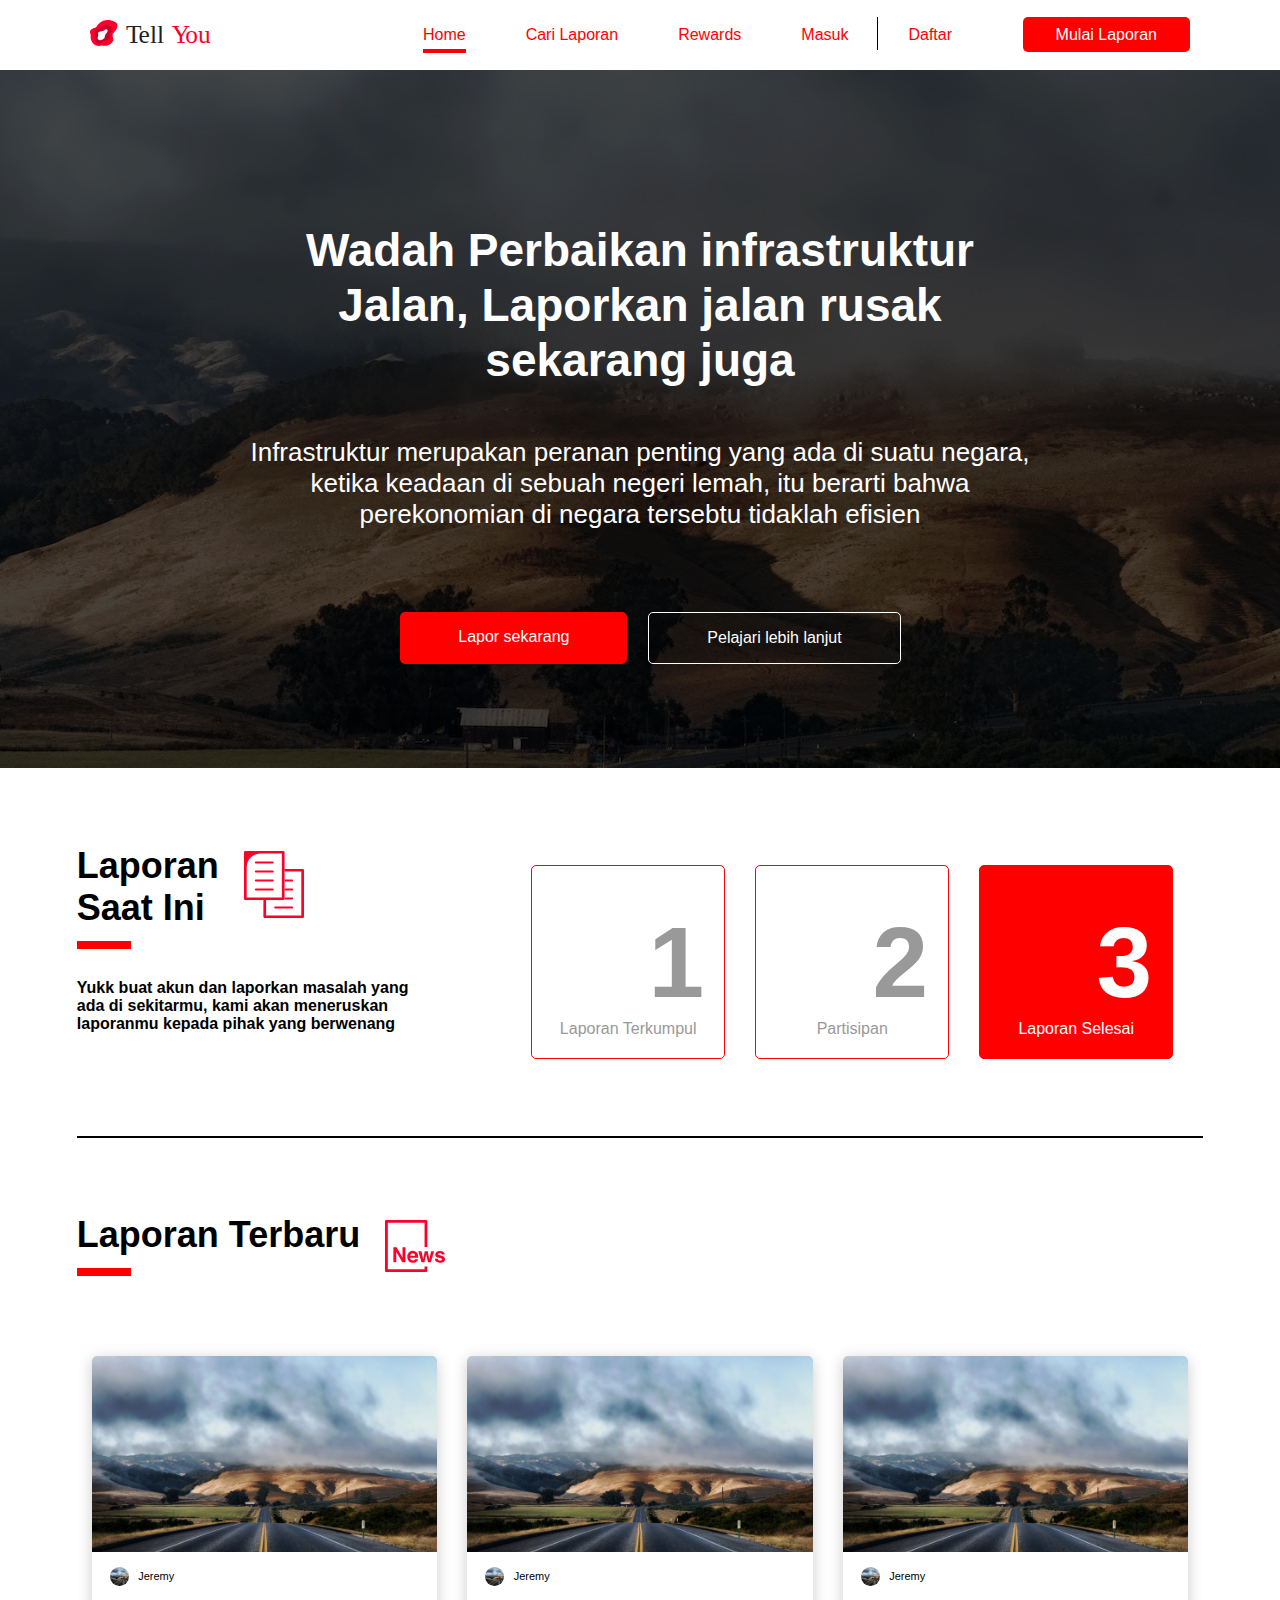
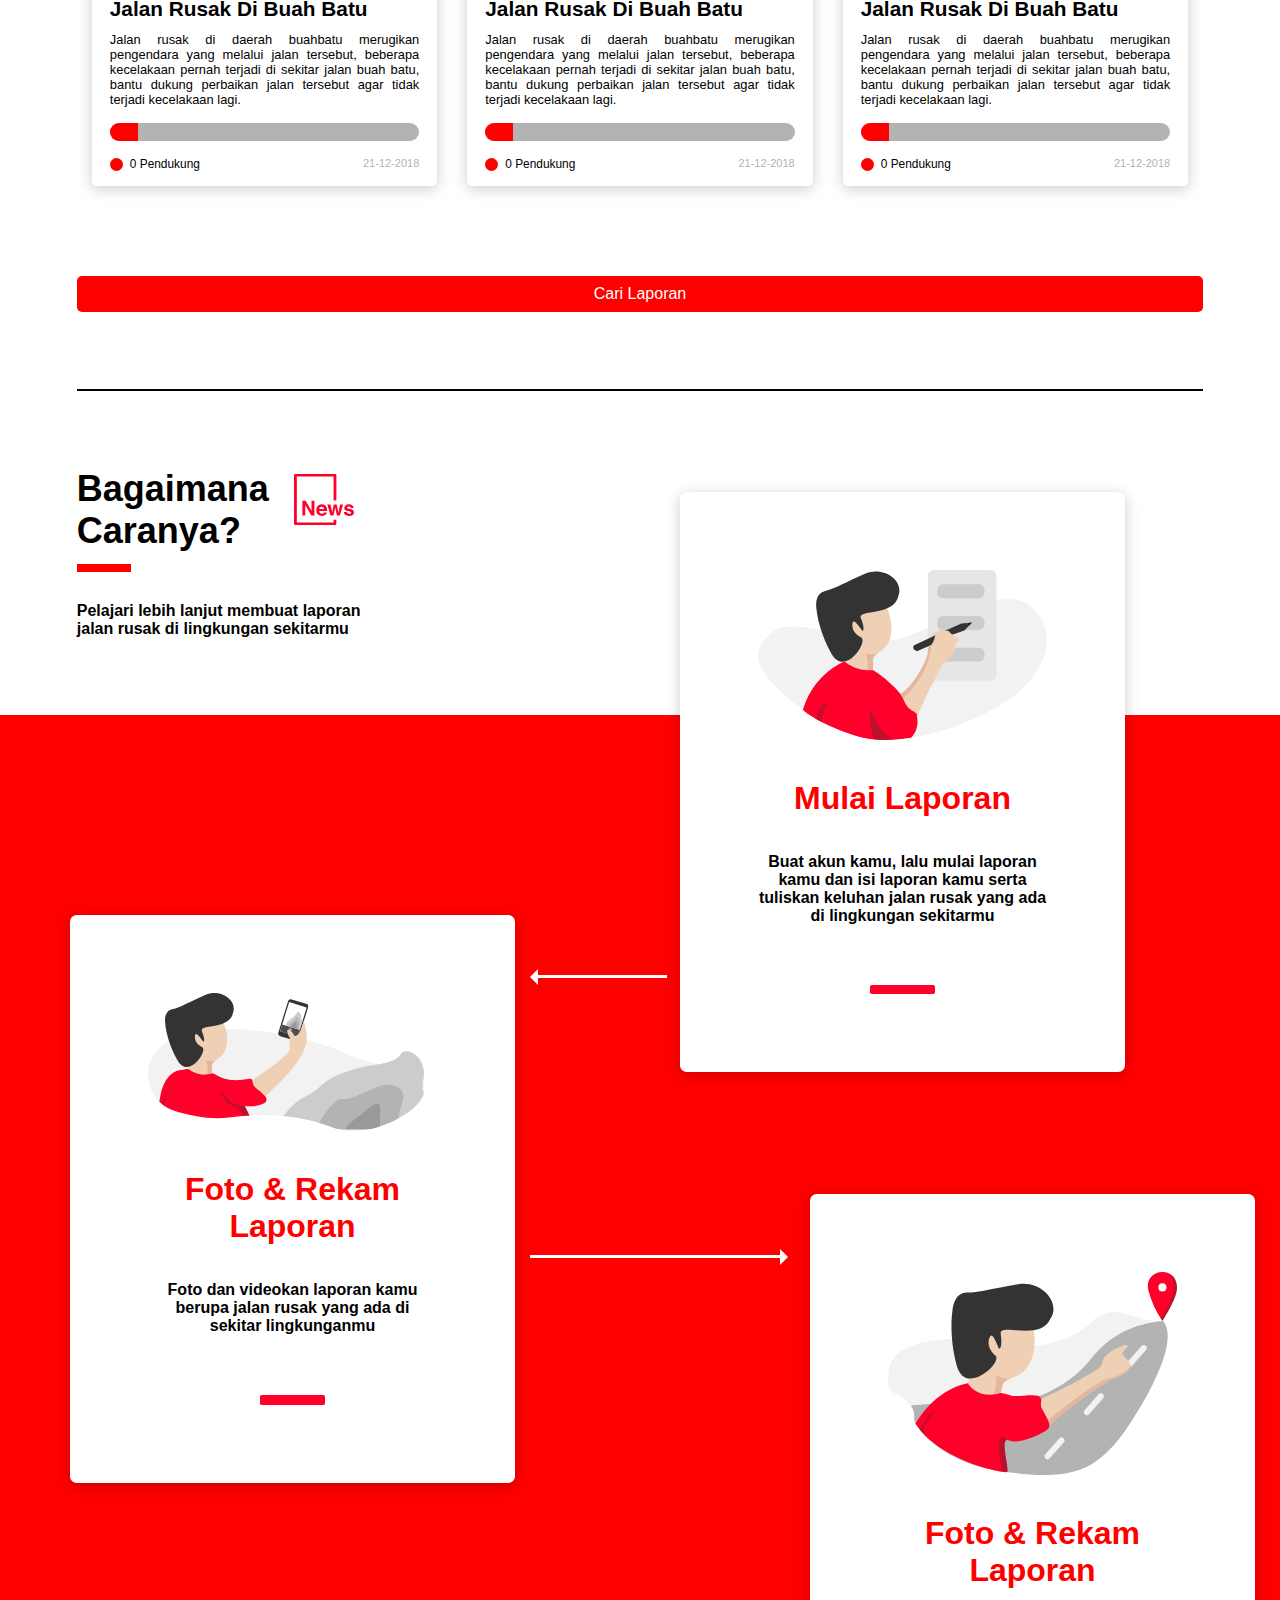
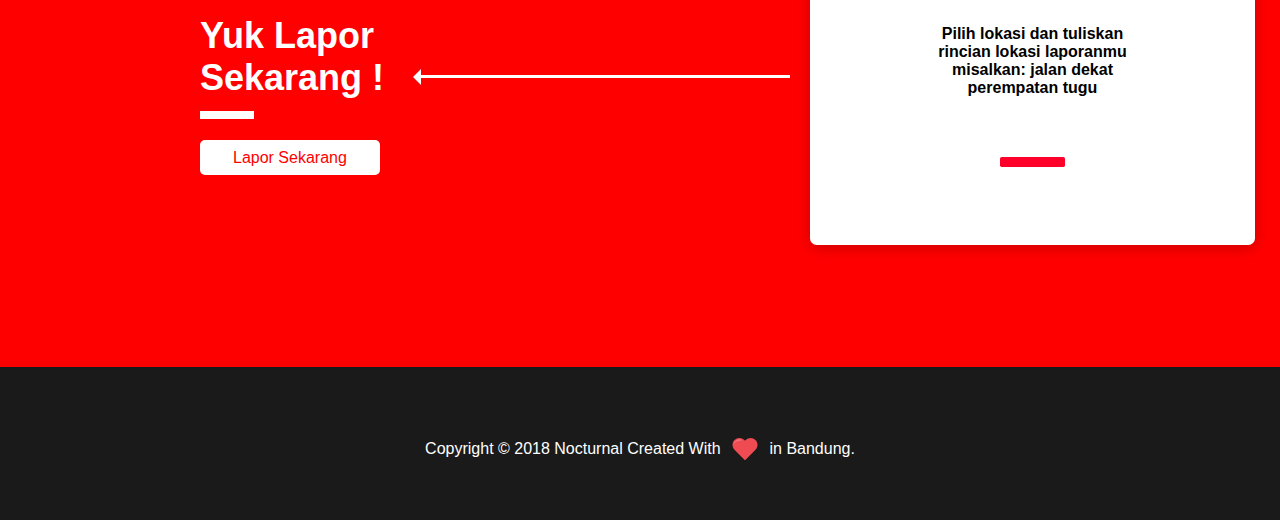
<file: index.html>
<!DOCTYPE html>
<html>
<link rel="stylesheet" type="text/css" href="main.css">
<meta name="viewport" content="width=device-width, initial-scale=1.0">
<head>
	<title></title>
</head>
<body>
	<div class="modal fade" id="signin-modal" tabindex="-1" role="dialog" aria-labelledby="exampleModalLabel" aria-hidden="true">
  <div class="modal-dialog" role="document">
    <div class="modal-content">
      <div class="modal-header">
        <h5 class="modal-title" id="exampleModalLabel">Sign-in Account</h5>
        <button type="button" class="close" data-dismiss="modal" aria-label="Close">
          <span aria-hidden="true">&times;</span>
        </button>
      </div>
      <div class="modal-body">
         <form>
         	<div style="width: 95%">
         		<div class="form-group">
         			<input type="" class="form-control" name="" placeholder="Email">
         		</div>
         		<div class="form-group">
	         		<input type="" class="form-control" placeholder="Password">
         		</div>
         		<div class="login-facebook-block">LOGIN DENGAN FACEBOOK</div>
         	</div>
        </form>
      </div>
      <div class="modal-footer">
        <button type="button" class="btn btn-secondary" data-dismiss="modal">Close</button>
        <button type="button" class="btn btn-primary">Save changes</button>
      </div>
    </div>
  </div>
</div>
<div class="modal fade" id="signup-modal" tabindex="-1" role="dialog" aria-labelledby="exampleModalLabel" aria-hidden="true">
  <div class="modal-dialog" role="document">
    <div class="modal-content">
      <div class="modal-header">
        <h5 class="modal-title" id="exampleModalLabel">Register Account</h5>
        <button type="button" class="close" data-dismiss="modal" aria-label="Close">
          <span aria-hidden="true">&times;</span>
        </button>
      </div>
      <div class="modal-body">
         <form>
         	<div style="width: 95%">
         		<div class="form-group">
         			<input type="" class="form-control" name="" placeholder="Nama Lengkap">
         		</div>
         		<div class="form-group">
         			<input type="" class="form-control" name="" placeholder="Email">
         		</div>
         		<div class="form-group">
	         		<input type="" class="form-control" placeholder="Password">
         		</div>
         	</div>
        </form>
      </div>
      <div class="modal-footer">
        <button type="button" class="btn btn-secondary" data-dismiss="modal">Close</button>
        <button type="button" class="btn btn-primary">Register</button>
      </div>
    </div>
  </div>
</div>

	<nav class="navbar">
		<ul>
			<li class="logo"><img src="icons/logo.svg"></li>
			<li class="navbar-toggler">
				<div class="bars">
					<div></div>
					<div></div>
					<div></div>
				</div>
			</li>
		</ul>
		<ul>	
			<li><a href="" class="active">Home</a></li>
			<li><a href="">Cari Laporan</a></li>
			<li><a href="">Rewards</a></li>
		</ul>
		<ul>
			<li class="signin"><a id="signin" href="" data-toggle="modal" data-target="#signin-modal">Masuk</a></li>
			<li class="signup"><a id="signup" href="" data-toggle="modal" data-target="#signup-modal">Daftar</a></li>
			<li><a href="" class="btn btn-primary">Mulai Laporan</a></li>
		</ul>
	</nav>
	<div class="head">
		<div class="text">
			<p class="text-big">Wadah Perbaikan infrastruktur Jalan, Laporkan jalan rusak sekarang juga</p>
			<p>Infrastruktur merupakan peranan penting yang ada di suatu negara, ketika keadaan di sebuah negeri lemah, itu berarti bahwa perekonomian di negara tersebtu tidaklah efisien</p>
			<div class="action">
				<a href="" class="btn btn-primary">Lapor sekarang</a>
				<a href="" class="btn btn-transparant">Pelajari lebih lanjut</a>
			</div>
		</div>
		<div class="image-wrapper">
			<div class="black"></div>
			<img src="images/image-1.jpg">
		</div>
	</div>
		<div class="report-current container">
			<div class="content">
				<div class="title">
					<div class="text">Laporan<br>Saat Ini</div>
					<div class="icon"><img src="icons/report-current.svg"></div>
				</div>
				<div class="text-bold section-description">
					Yukk buat akun dan laporkan masalah yang <br> 
					ada di sekitarmu, kami akan meneruskan <br>
					laporanmu kepada pihak yang berwenang
				</div>
			</div>
			<div class="boxes">
				<div class="box">
					<div class="number">1</div>
					<div class="text">Laporan Terkumpul</div>
				</div>
				<div class="box">
					<div class="number">2</div>
					<div class="text">Partisipan</div>
				</div>
				<div class="box">
					<div class="number">3</div>
					<div class="text">Laporan Selesai</div>
				</div>
			</div>	
		</div>
		<div class="divider"></div>
		<div class="report-latest container">
			<div class="content">
				<div class="title">
					<div class="text">Laporan Terbaru</div>
					<div class="icon"><img src="icons/report-latest.svg"></div>
				</div>
			</div>
			
			<div class="card-container">
				<div class="card">
					<div class="image-container">
						<img src="images/image-1.jpg">
					</div>
					<div class="content-container">
						<div class="card-profile">
							<div class="card-profile-photo">
								<img src="images/image-1.jpg">
							</div>
							<div class="card-profile-name">Jeremy</div>
						</div>
						<div class="card-title">Jalan Rusak Di Buah Batu</div>
						<div class="card-description">
							Jalan rusak di daerah buahbatu merugikan pengendara yang melalui jalan tersebut, beberapa kecelakaan pernah terjadi di sekitar jalan buah batu, bantu dukung perbaikan jalan tersebut agar tidak terjadi kecelakaan lagi.
						</div>
						<div class="bar">
							<div class="bar-percentages-9"></div>
						</div>
						<div class="card-footer">
							<div class="supporter">0 Pendukung</div>
							<div class="date">21-12-2018</div>
						</div>
					</div>
					<div class="card-read-more">Read More</div>
				</div>
				<div class="card">
					<div class="image-container">
						<img src="images/image-1.jpg">
					</div>
					<div class="content-container">
						<div class="card-profile">
							<div class="card-profile-photo">
								<img src="images/image-1.jpg">
							</div>
							<div class="card-profile-name">Jeremy</div>
						</div>
						<div class="card-title">Jalan Rusak Di Buah Batu</div>
						<div class="card-description">
							Jalan rusak di daerah buahbatu merugikan pengendara yang melalui jalan tersebut, beberapa kecelakaan pernah terjadi di sekitar jalan buah batu, bantu dukung perbaikan jalan tersebut agar tidak terjadi kecelakaan lagi.
						</div>
						<div class="bar">
							<div class="bar-percentages-9"></div>
						</div>
						<div class="card-footer">
							<div class="supporter">0 Pendukung</div>
							<div class="date">21-12-2018</div>
						</div>
					</div>
					<div class="card-read-more">Read More</div>
				</div>
				<div class="card">
					<div class="image-container">
						<img src="images/image-1.jpg">
					</div>
					<div class="content-container">
						<div class="card-profile">
							<div class="card-profile-photo">
								<img src="images/image-1.jpg">
							</div>
							<div class="card-profile-name">Jeremy</div>
						</div>
						<div class="card-title">Jalan Rusak Di Buah Batu</div>
						<div class="card-description">
							Jalan rusak di daerah buahbatu merugikan pengendara yang melalui jalan tersebut, beberapa kecelakaan pernah terjadi di sekitar jalan buah batu, bantu dukung perbaikan jalan tersebut agar tidak terjadi kecelakaan lagi.
						</div>
						<div class="bar">
							<div class="bar-percentages-9"></div>
						</div>
						<div class="card-footer">
							<div class="supporter">0 Pendukung</div>
							<div class="date">21-12-2018</div>
						</div>
					</div>
					<div class="card-read-more">Read More</div>
				</div>
			</div>
			<a href="" class="btn btn-primary btn-block">Cari Laporan</a>
		</div>
		<div class="divider"></div>
	<div class="container">
		<div class="content how-to-title-1">
			<div class="title">
				<div class="text">Bagaimana <br> Caranya?</div>
				<div class="icon"><img src="icons/report-latest.svg"></div>
			</div>
			<div class="text-bold section-description">
				Pelajari lebih lanjut membuat laporan <br> 
				jalan rusak di lingkungan sekitarmu
			</div>
		</div>
	</div>
	<div class="how-to container">
			<div class="content how-to-title-2">
				<div class="title title-2">
					<div class="text">Bagaimana <br> Caranya?</div>
					<div class="icon"><img src="icons/report-latest.svg"></div>
				</div>
			</div>
			<div class="how-to-bar">
				<div></div>
				<div></div>
				<div></div>
			</div>
			<div class="how-to-card how-to-card-1">
				<img class="how-to-card-image" src="images/how-to-report.svg">
				<div class="how-to-card-title">Mulai Laporan</div>
				<div class="how-to-card-description section-description">
					Buat akun kamu, lalu mulai laporan kamu dan isi laporan kamu serta tuliskan keluhan jalan rusak yang ada di lingkungan sekitarmu
				</div>
			</div>
			<div class="arrow arrow-left"></div>
			<div class="how-to-card how-to-card-2">
				<img class="how-to-card-image" src="images/how-to-photo.svg">
				<div class="how-to-card-title">Foto & Rekam Laporan</div>
				<div class="how-to-card-description section-description">Foto dan videokan laporan kamu berupa jalan rusak yang ada di sekitar lingkunganmu</div>
			</div>
			<div class="arrow arrow-right"></div>
			<div class="how-to-card how-to-card-3">
				<img class="how-to-card-image" src="images/how-to-location.svg">
				<div class="how-to-card-title">Foto & Rekam Laporan</div>
				<div class="how-to-card-description section-description">Pilih lokasi dan tuliskan <br> rincian lokasi laporanmu <br> misalkan: jalan dekat <br> perempatan tugu</div>
			</div>
			<div class="arrow arrow-left-2"></div>
			<div class="report-now content">
				<div class="title">
					<div class="text">Yuk Lapor <br> Sekarang !</div>
				</div>
				<div class="title-small">Yuk Lapor Sekarang !</div>
				<div class="report-now-button">
					<a href="" class="btn btn-secondary">Lapor Sekarang</a>
				</div>
			</div>
	</div>
	<div class="footer">
		Copyright © 2018 Nocturnal Created With  <img class="heart" src="icons/heart.svg">  in Bandung.	
	</div>
	<script src="https://code.jquery.com/jquery-3.3.1.slim.min.js" integrity="sha384-q8i/X+965DzO0rT7abK41JStQIAqVgRVzpbzo5smXKp4YfRvH+8abtTE1Pi6jizo" crossorigin="anonymous"></script>
<script src="https://cdnjs.cloudflare.com/ajax/libs/popper.js/1.14.7/umd/popper.min.js" integrity="sha384-UO2eT0CpHqdSJQ6hJty5KVphtPhzWj9WO1clHTMGa3JDZwrnQq4sF86dIHNDz0W1" crossorigin="anonymous"></script>
<script src="https://stackpath.bootstrapcdn.com/bootstrap/4.3.1/js/bootstrap.min.js" integrity="sha384-JjSmVgyd0p3pXB1rRibZUAYoIIy6OrQ6VrjIEaFf/nJGzIxFDsf4x0xIM+B07jRM" crossorigin="anonymous"></script>
</body>
</html>
</file>
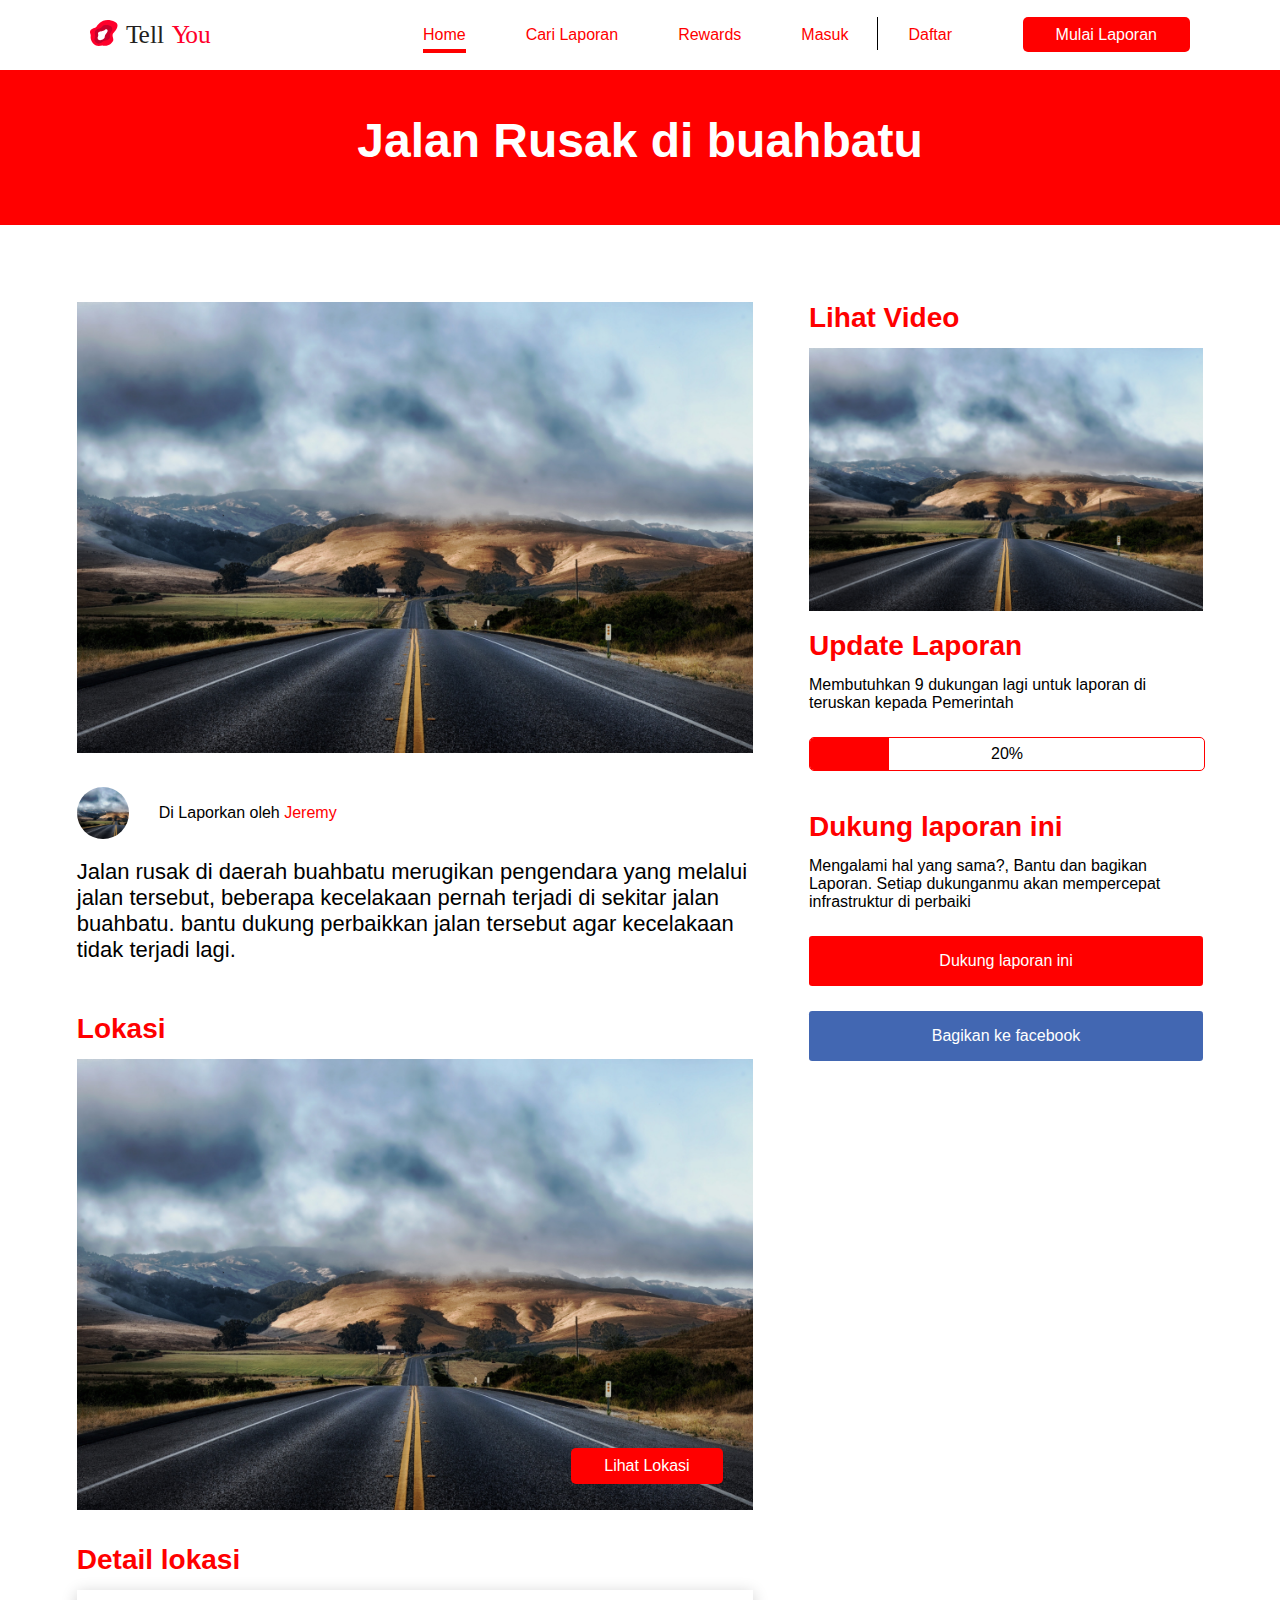
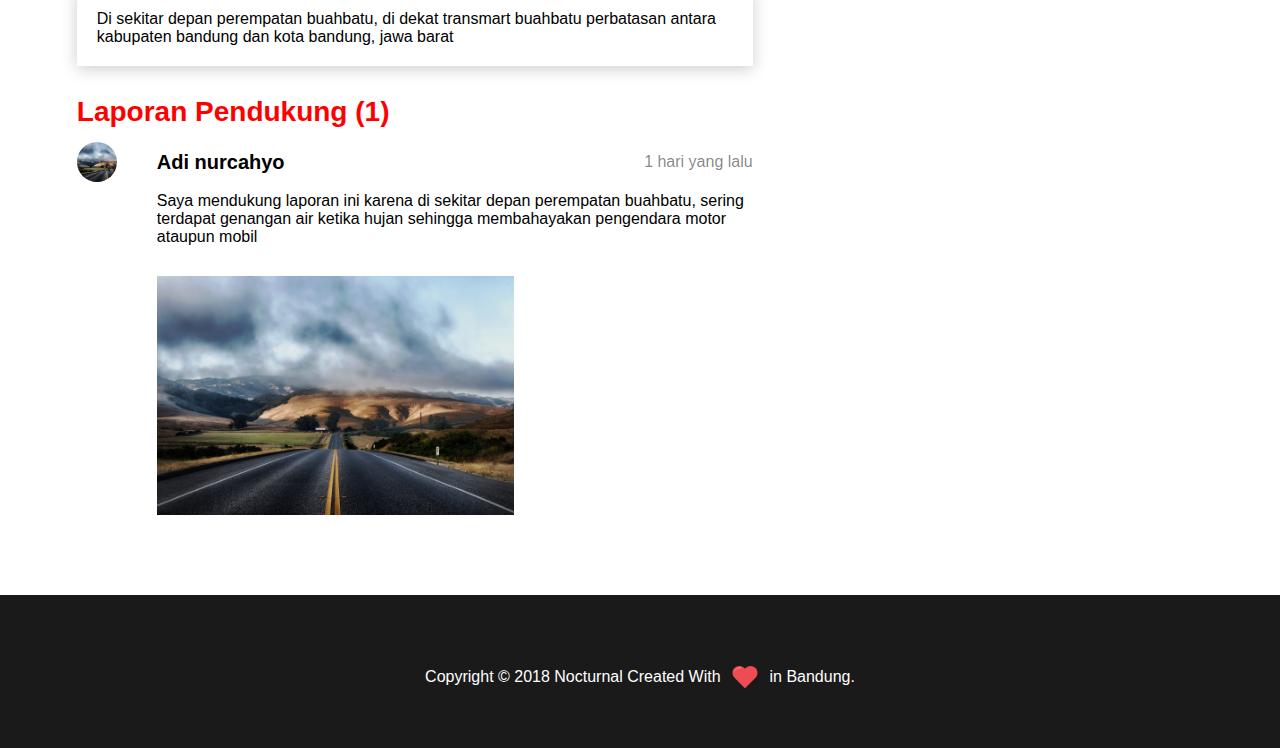
<file: details.html>
<!DOCTYPE html>
<html>
<link rel="stylesheet" type="text/css" href="main.css">
<meta name="viewport" content="width=device-width, initial-scale=1.0">

<head>
	<title></title>
</head>
<body>
	<div class="modal fade" id="support-modal" tabindex="-1" role="dialog" aria-labelledby="exampleModalLabel" aria-hidden="true">
  <div class="modal-dialog" role="document">
    <div class="modal-content">
      <div class="modal-header">
        <h5 class="modal-title" id="exampleModalLabel">Sign-in Account</h5>
        <button type="button" class="close" data-dismiss="modal" aria-label="Close">
          <span aria-hidden="true">&times;</span>
        </button>
      </div>
      <div class="modal-body">
         <form>
         	<div style="width: 95%">
         		<div class="form-group">
         			<textarea class="form-control" placeholder="Ceritakan kisah yang anda ingin keluhkan"></textarea>
         		</div>
         		<div class="form-group">
	         		<input type="file" class="form-control" name="">
         		</div>
         	</div>
        </form>
      </div>
      <div class="modal-footer">
        <button type="button" class="btn btn-secondary" data-dismiss="modal">Close</button>
        <button type="button" class="btn btn-primary">Dukung</button>
      </div>
    </div>
  </div>
</div>
	<div class="modal fade" id="signin-modal" tabindex="-1" role="dialog" aria-labelledby="exampleModalLabel" aria-hidden="true">
  <div class="modal-dialog" role="document">
    <div class="modal-content">
      <div class="modal-header">
        <h5 class="modal-title" id="exampleModalLabel">Sign-in Account</h5>
        <button type="button" class="close" data-dismiss="modal" aria-label="Close">
          <span aria-hidden="true">&times;</span>
        </button>
      </div>
      <div class="modal-body">
         <form>
         	<div style="width: 95%">
         		<div class="form-group">
         			<input type="" class="form-control" name="" placeholder="Email">
         		</div>
         		<div class="form-group">
	         		<input type="" class="form-control" placeholder="Password">
         		</div>
         		<div class="login-facebook-block">LOGIN DENGAN FACEBOOK</div>
         	</div>
        </form>
      </div>
      <div class="modal-footer">
        <button type="button" class="btn btn-secondary" data-dismiss="modal">Close</button>
        <button type="button" class="btn btn-primary">Save changes</button>
      </div>
    </div>
  </div>
</div>
<div class="modal fade" id="signup-modal" tabindex="-1" role="dialog" aria-labelledby="exampleModalLabel" aria-hidden="true">
  <div class="modal-dialog" role="document">
    <div class="modal-content">
      <div class="modal-header">
        <h5 class="modal-title" id="exampleModalLabel">Register Account</h5>
        <button type="button" class="close" data-dismiss="modal" aria-label="Close">
          <span aria-hidden="true">&times;</span>
        </button>
      </div>
      <div class="modal-body">
         <form>
         	<div style="width: 95%">
         		<div class="form-group">
         			<input type="" class="form-control" name="" placeholder="Nama Lengkap">
         		</div>
         		<div class="form-group">
         			<input type="" class="form-control" name="" placeholder="Email">
         		</div>
         		<div class="form-group">
	         		<input type="" class="form-control" placeholder="Password">
         		</div>
         	</div>
        </form>
      </div>
      <div class="modal-footer">
        <button type="button" class="btn btn-secondary" data-dismiss="modal">Close</button>
        <button type="button" class="btn btn-primary">Register</button>
      </div>
    </div>
  </div>
</div>

	<nav class="navbar">
		<ul>
			<li class="logo"><img src="icons/logo.svg"></li>
			<li class="navbar-toggler">
				<div class="bars">
					<div></div>
					<div></div>
					<div></div>
				</div>
			</li>
		</ul>
		<ul>	
			<li><a href="" class="active">Home</a></li>
			<li><a href="">Cari Laporan</a></li>
			<li><a href="">Rewards</a></li>
		</ul>
		<ul>
			<li class="signin"><a id="signin" href="" data-toggle="modal" data-target="#signin-modal">Masuk</a></li>
			<li class="signup"><a id="signup" href="" data-toggle="modal" data-target="#signup-modal">Daftar</a></li>
			<li><a href="" class="btn btn-primary">Mulai Laporan</a></li>
		</ul>
	</nav>
	<div class="details">
		<div class="details-main-title">
			Jalan Rusak di buahbatu
		</div>
		<div class="container">
			<div class="details-1">
				<div class="details-image-wrapper">
					<img src="images/image-1.jpg">
				</div>
				<div class="details-container-mobile mobile">
					<div class="details-container-mobile-title">
						Jalan Rusak Di buah batu
					</div>
					<div class="details-container-mobile-support">
						Membutuhkan 9 dukungan lagi untuk laporan di 
teruskan kepada Pemerintah.
					</div>
					<div class="details-container-mobile-support-bar">
						<div class="details-container-mobile-support-bar-20"></div>
					</div>
					<div class="details-container-mobile-support-count">1 Pendukung</div>
					<a class="details-support-this-button details-support-this-button-support" data-toggle="modal" data-target="#support-modal">Dukung  laporan ini</a>
				</div>
				<div class="description-tab mobile">
					<div class="description-tab-active" id="details-description-button">Deskripsi</div>
					<div id="details-location-button">Lokasi</div>
					<div id="details-support-button">Pendukung</div>
				</div>
				<div>
					<div class="details-reported-by-container" id="details-description">
						<div class="details-reported-by">
							<div class="details-reported-by-image-profile-wrapper">
								<img src="images/image-1.jpg">
							</div>
							<div class="details-reported-by-text">
								<span class="details-reported-by-text-more">Di Laporkan oleh</span> <span class="details-reported-by-text-name">Jeremy</span>
							</div>
						</div>
						<div class="details-description">
							Jalan rusak di daerah buahbatu merugikan pengendara yang melalui jalan tersebut, beberapa kecelakaan pernah terjadi di sekitar jalan buahbatu.
		bantu dukung perbaikkan jalan tersebut agar kecelakaan tidak terjadi lagi.
						</div>
						<div class="details-video details-video-mobile mobile">
							<img src="images/image-1.jpg">
						</div>
						<div class="details-support-this-mobile mobile">
							<div class="details-title">Dukung laporan ini</div>
							<div>Mengalami hal yang sama?, Bantu dan bagikan 
		Laporan. Setiap dukunganmu akan mempercepat 
		infrastruktur di perbaiki</div>
							<a class="details-support-this-button details-support-this-button-support" data-toggle="modal" data-target="#support-modal">Dukung  laporan ini</a>
							<a class="details-support-this-button details-support-this-button-facebook">Bagikan ke facebook</a>
					</div>
					</div>
				</div>
				<div class="details-location-container hidden" id="details-location">
					<div class="details-location">
						<div class="details-title desktop">Lokasi</div>
						<div class="details-maps">
							<img src="images/image-1.jpg">
							<div class="btn btn-primary">Lihat Lokasi</div>
						</div>
					</div>
					<div class="details-location-more">
						<div class="details-title">Detail lokasi</div>
						<div class="details-location-more-container">
							Di sekitar depan perempatan buahbatu, di dekat transmart buahbatu
	perbatasan antara kabupaten bandung dan kota bandung, jawa barat  
						</div>
					</div>
				</div>
				<div class="details-report-support hidden" id="details-support">
					<div class="details-title desktop">Laporan Pendukung (1)</div>
					<div class="details-report-support-profile-date">
						<div class="details-report-support-profile">
							<div class="details-report-support-profile-picture">
								<img src="images/image-1.jpg">
							</div>
							<div class="details-report-support-profile-name">Adi nurcahyo</div>
						</div>
						<div class="details-report-support-date">
							1 hari yang lalu
						</div>
					</div>
					<div class="details-report-support-description">
						<div class="details-report-support-description-text">
							Saya mendukung laporan ini karena di sekitar depan perempatan 
buahbatu, sering terdapat genangan air ketika hujan sehingga 
membahayakan pengendara motor ataupun mobil
						</div>
						<div class="details-report-support-description-image-wrapper">
							<img src="images/image-1.jpg">
						</div>
					</div>
				</div>
			</div>
			<div class="details-2">
				<div class="details-video">
					<div class="details-title">Lihat Video</div>
					<img src="images/image-1.jpg">
				</div>
				<div class="details-report-update">
					<div class="details-title">Update Laporan</div>
					<div class="details-report-update-description">
						Membutuhkan 9 dukungan lagi untuk 
laporan di teruskan kepada Pemerintah
					</div>
					<div class="details-report-update-progress-bar">
						<div class="details-report-update-progress-bar-20"></div>
						<div class="details-report-update-progress-bar-percentage">20%</div>
					</div>
				</div>
				<div class="details-support-this">
					<div class="details-title">Dukung laporan ini</div>
					<div>Mengalami hal yang sama?, Bantu dan bagikan 
Laporan. Setiap dukunganmu akan mempercepat 
infrastruktur di perbaiki</div>
					<a class="details-support-this-button details-support-this-button-support" data-toggle="modal" data-target="#support-modal">Dukung  laporan ini</a>
					<a class="details-support-this-button details-support-this-button-facebook">Bagikan ke facebook</a>
				</div>
			</div>
		</div>
	</div>
	<div class="footer">
		Copyright © 2018 Nocturnal Created With  <img class="heart" src="icons/heart.svg">  in Bandung.	
	</div>
	<script
	  src="https://code.jquery.com/jquery-3.3.1.min.js"
	  integrity="sha256-FgpCb/KJQlLNfOu91ta32o/NMZxltwRo8QtmkMRdAu8="
	  crossorigin="anonymous"></script>
<script src="https://cdnjs.cloudflare.com/ajax/libs/popper.js/1.14.7/umd/popper.min.js" integrity="sha384-UO2eT0CpHqdSJQ6hJty5KVphtPhzWj9WO1clHTMGa3JDZwrnQq4sF86dIHNDz0W1" crossorigin="anonymous"></script>
<script src="https://stackpath.bootstrapcdn.com/bootstrap/4.3.1/js/bootstrap.min.js" integrity="sha384-JjSmVgyd0p3pXB1rRibZUAYoIIy6OrQ6VrjIEaFf/nJGzIxFDsf4x0xIM+B07jRM" crossorigin="anonymous"></script>
	<script type="text/javascript">
		$('#details-description-button').click(function() {
			removeActiveClass()
			$('#details-description-button').addClass('description-tab-active')
			$('#details-description').removeClass('hidden')
			$('#details-location').addClass('hidden')
			$('#details-support').addClass('hidden')
		})
		$('#details-location-button').click(function() {
			removeActiveClass()
			$('#details-location-button').addClass('description-tab-active')
			$('#details-description').addClass('hidden')
			$('#details-location').removeClass('hidden')
			$('#details-support').addClass('hidden')
		})
		$('#details-support-button').click(function() {
			removeActiveClass()
			$('#details-support-button').addClass('description-tab-active')
			$('#details-description').addClass('hidden')
			$('#details-location').addClass('hidden')
			$('#details-support').removeClass('hidden')
		})
		function removeActiveClass() {
			$('#details-description-button').removeClass('description-tab-active')
			$('#details-location-button').removeClass('description-tab-active')
			$('#details-support-button').removeClass('description-tab-active')
		}

	</script>
</body>
</html>
</file>
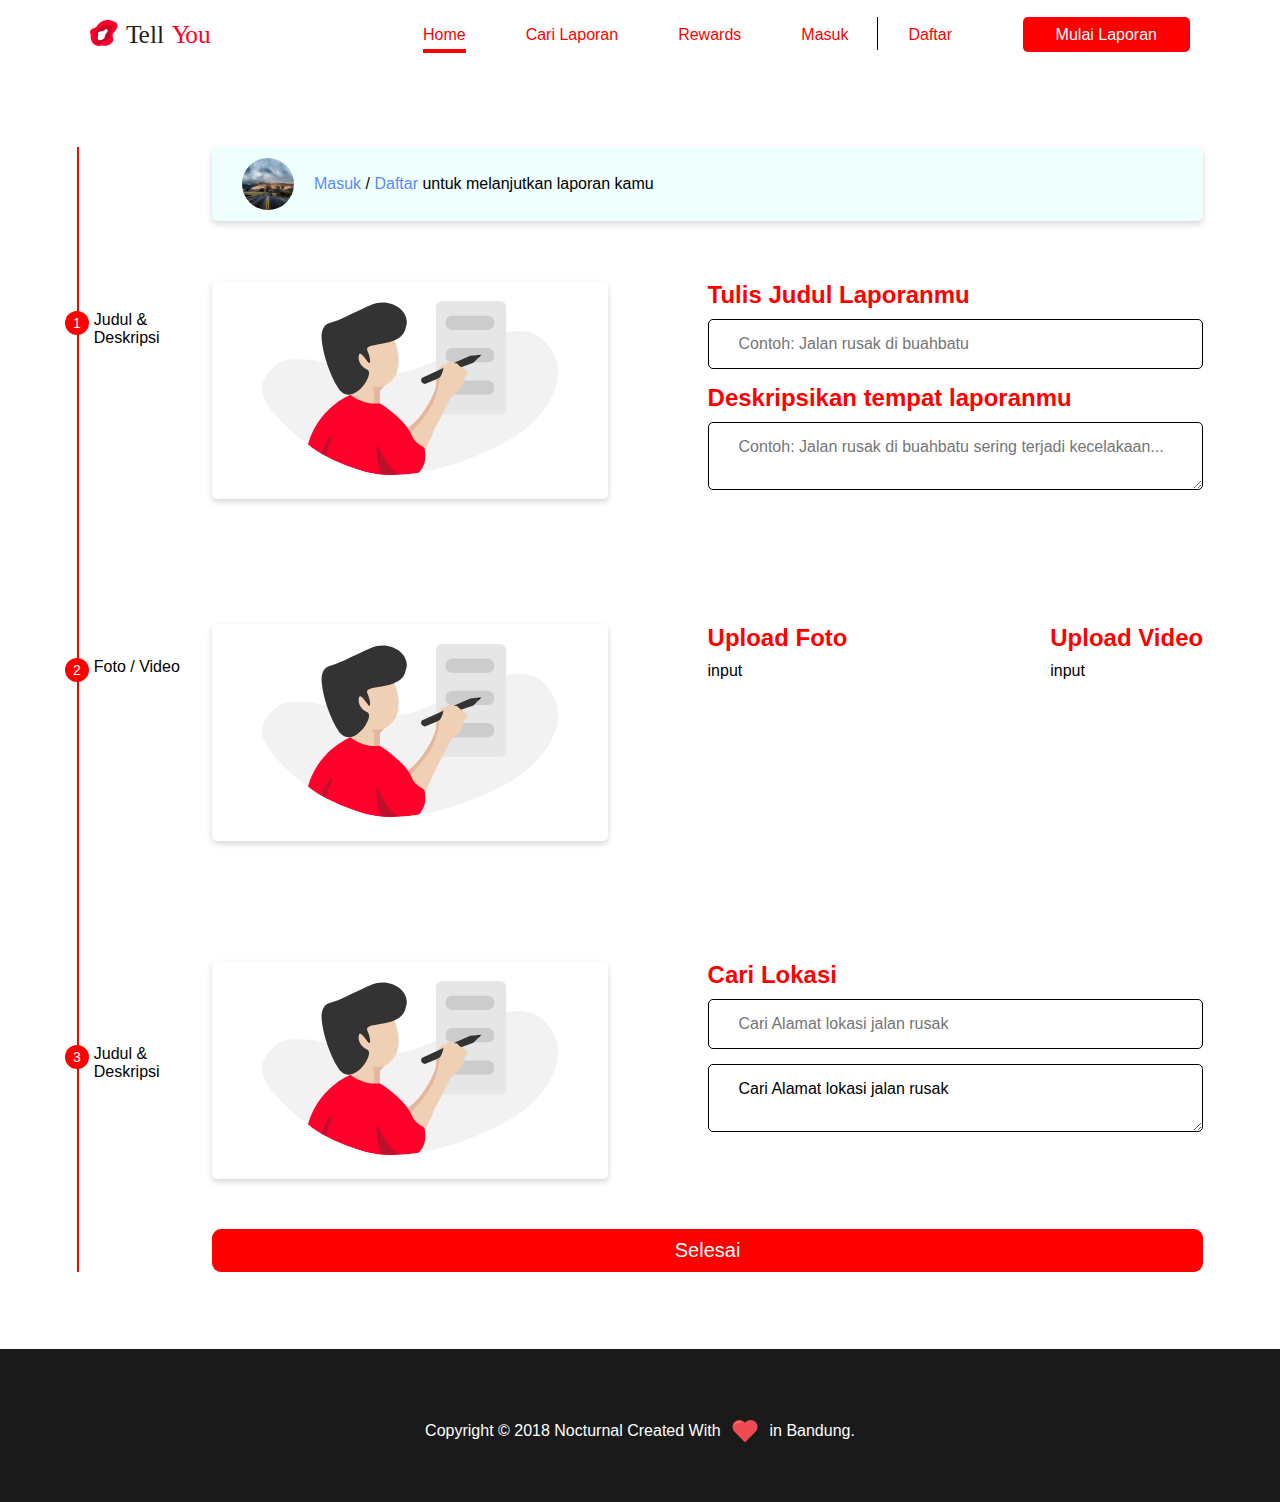
<file: report-start.html>
<!DOCTYPE html>
<html>
<head>
	<title></title>
	<link rel="stylesheet" type="text/css" href="main.css">
	<meta name="viewport" content="width=device-width, initial-scale=1.0">
	<style type="text/css">
		
	</style>
</head>
<body>
	
	<div class="modal fade" id="signin-modal" tabindex="-1" role="dialog" aria-labelledby="exampleModalLabel" aria-hidden="true">
  <div class="modal-dialog" role="document">
    <div class="modal-content">
      <div class="modal-header">
        <h5 class="modal-title" id="exampleModalLabel">Sign-in Account</h5>
        <button type="button" class="close" data-dismiss="modal" aria-label="Close">
          <span aria-hidden="true">&times;</span>
        </button>
      </div>
      <div class="modal-body">
         <form>
         	<div style="width: 95%">
         		<div class="form-group">
         			<input type="" class="form-control" name="" placeholder="Email">
         		</div>
         		<div class="form-group">
	         		<input type="" class="form-control" placeholder="Password">
         		</div>
         		<div class="login-facebook-block">LOGIN DENGAN FACEBOOK</div>
         	</div>
        </form>
      </div>
      <div class="modal-footer">
        <button type="button" class="btn btn-secondary" data-dismiss="modal">Close</button>
        <button type="button" class="btn btn-primary">Save changes</button>
      </div>
    </div>
  </div>
</div>
<div class="modal fade" id="signup-modal" tabindex="-1" role="dialog" aria-labelledby="exampleModalLabel" aria-hidden="true">
  <div class="modal-dialog" role="document">
    <div class="modal-content">
      <div class="modal-header">
        <h5 class="modal-title" id="exampleModalLabel">Register Account</h5>
        <button type="button" class="close" data-dismiss="modal" aria-label="Close">
          <span aria-hidden="true">&times;</span>
        </button>
      </div>
      <div class="modal-body">
         <form>
         	<div style="width: 95%">
         		<div class="form-group">
         			<input type="" class="form-control" name="" placeholder="Nama Lengkap">
         		</div>
         		<div class="form-group">
         			<input type="" class="form-control" name="" placeholder="Email">
         		</div>
         		<div class="form-group">
	         		<input type="" class="form-control" placeholder="Password">
         		</div>
         	</div>
        </form>
      </div>
      <div class="modal-footer">
        <button type="button" class="btn btn-secondary" data-dismiss="modal">Close</button>
        <button type="button" class="btn btn-primary">Register</button>
      </div>
    </div>
  </div>
</div>

	<nav class="navbar">
		<ul>
			<li class="logo"><img src="icons/logo.svg"></li>
			<li class="navbar-toggler">
				<div class="bars">
					<div></div>
					<div></div>
					<div></div>
				</div>
			</li>
		</ul>
		<ul>	
			<li><a href="" class="active">Home</a></li>
			<li><a href="">Cari Laporan</a></li>
			<li><a href="">Rewards</a></li>
		</ul>
		<ul>
			<li class="signin"><a id="signin" href="" data-toggle="modal" data-target="#signin-modal">Masuk</a></li>
			<li class="signup"><a id="signup" href="" data-toggle="modal" data-target="#signup-modal">Daftar</a></li>
			<li><a href="" class="btn btn-primary">Mulai Laporan</a></li>
		</ul>
	</nav>
	<div class="container report-start-container">
		<div class="report-start-mobile-tab">
			<div class="report-start-mobile-tab-options">
				<div class="report-start-mobile-tab-options-1"></div>
				<div class="report-start-mobile-tab-options-2"></div>
				<div class="report-start-mobile-tab-options-3"></div>
			</div>
			<div class="report-start-mobile-tab-title	">Pilih Lokasi Laporan</div>
		</div>
		<div class="report-start-main-container">	
			<div id="report-start-description" class="report-start-description">
				<div class="report-start-bar-container">
					<div class="report-start-bar">
					</div>
					<div class="report-start-bar-number">1</div>
					<div class="report-start-bar-text">Judul & <br>
Deskripsi</div>
				</div>
				<div class="report-start-content">
					<div class="signin-signup-container">
						<div class="signin-signup-image-wrapper">
							<img src="images/image-1.jpg">
						</div>
						<div class="signin-signup-text">
							<a href="">Masuk</a> / <a href="">Daftar</a> untuk melanjutkan laporan kamu</div>
					</div>
					<div class="report-start-description-2">
						<div class="report-start-card">
							<img src="images/how-to-report.svg">
						</div>
						<div class="report-start-description-form">
							<div class="report-start-description-form-1">
								<div class="report-start-title">
									Tulis Judul Laporanmu
								</div>
								<input class="report-start-input" placeholder="Contoh: Jalan rusak di buahbatu">
							</div>
							<div class="report-start-description-form-2">
								<div class="report-start-title">
									Deskripsikan tempat laporanmu
								</div>
								<textarea class="report-start-input" placeholder="Contoh: Jalan rusak di buahbatu sering terjadi kecelakaan..."></textarea>
							</div>
						</div>
					</div>
				</div>
			</div>

			<div id="report-start-media" class="report-start-media">
				<div class="report-start-bar-container">
					<div class="report-start-bar">
					</div>
					<div class="report-start-bar-number">2</div>
					<div class="report-start-bar-text">Foto / Video</div>
				</div>
				<div id="report-start-media" class="report-start-media-2 report-start-content">
					<div class="report-start-card">
						<img src="images/how-to-report.svg">
					</div>
					<div class="report-start-media-form">
						<div>
							<div class="report-start-title">
								Upload Foto
							</div>
							<div>
								input
							</div>
						</div>
						<div>
							<div class="report-start-title">
								Upload Video
							</div>
							<div>
								input
							</div>
						</div>
					</div>
				</div>	
			</div>
	
			<div id="report-start-location" class="report-start-location">
				<div class="report-start-bar-container">
					<div class="report-start-bar">
					</div>
					<div class="report-start-bar-number">3</div>
					<div class="report-start-bar-text">Judul & <br>
Deskripsi</div>
				</div>
				<div class="report-start-content">
					<div class="report-start-location-2">
						<div class="report-start-card">
							<img src="images/how-to-report.svg">
						</div>
						<div class="report-start-location-form">
							<div class="report-start-location-form-1">
								<div class="report-start-title">
									Cari Lokasi
								</div>
								<input class="report-start-input" placeholder="Cari Alamat lokasi jalan rusak">
							</div>
							<div class="report-start-location-form-2">
								<textarea class="report-start-input report-start-input-location">Cari Alamat lokasi jalan rusak</textarea>
							</div>
						</div>
					</div>
					<input type="submit" class="report-start-submit-button" value="Selesai">
				</div>
			</div>
		</div>
		<div class="report-start-button-container">
			<div class="report-start-button report-start-button-container-back"><</div>
			<div class="report-start-button report-start-button-container-next">Selesai</div>
		</div>
	</div>
	<div class="footer">
		Copyright © 2018 Nocturnal Created With  <img class="heart" src="icons/heart.svg">  in Bandung.	
	</div>
	<script src="https://code.jquery.com/jquery-3.3.1.slim.min.js" integrity="sha384-q8i/X+965DzO0rT7abK41JStQIAqVgRVzpbzo5smXKp4YfRvH+8abtTE1Pi6jizo" crossorigin="anonymous"></script>
<script src="https://cdnjs.cloudflare.com/ajax/libs/popper.js/1.14.7/umd/popper.min.js" integrity="sha384-UO2eT0CpHqdSJQ6hJty5KVphtPhzWj9WO1clHTMGa3JDZwrnQq4sF86dIHNDz0W1" crossorigin="anonymous"></script>
<script src="https://stackpath.bootstrapcdn.com/bootstrap/4.3.1/js/bootstrap.min.js" integrity="sha384-JjSmVgyd0p3pXB1rRibZUAYoIIy6OrQ6VrjIEaFf/nJGzIxFDsf4x0xIM+B07jRM" crossorigin="anonymous"></script>
</body>
</html>
</file>
<file: main.css>
body, ul, h1, p {
  margin: 0;
  padding: 0;
  font-family: Helvetica; }

nav {
  display: flex;
  height: 70px;
  justify-content: space-between;
  padding-left: 60px;
  padding-right: 60px; }
  nav a {
    font-size: 16px;
    white-space: nowrap;
    text-decoration: none;
    color: red;
    position: relative; }
@media(max-width: 1145px) {
  nav {
    padding-left: 6%;
    padding-right: 6%; } }
  nav ul {
    display: flex;
    align-items: center; }
    nav ul li {
      list-style: none;
      padding-left: 30px;
      padding-right: 30px; }
    nav ul:nth-child(1) {
      width: 100%;
      display: flex;
      justify-content: space-between; }
      nav ul:nth-child(1) .bars {
        width: 32px;
        height: 32px;
        border-radius: 5px;
        border: 2px solid red;
        position: relative; }
@media(min-width: 1145px) {
  nav ul:nth-child(1) .bars {
    display: none; } }
        nav ul:nth-child(1) .bars div {
          position: absolute;
          width: 20px;
          height: 2px;
          background-color: red; }
          nav ul:nth-child(1) .bars div:nth-child(1) {
            top: 7px;
            left: 6px; }
          nav ul:nth-child(1) .bars div:nth-child(2) {
            top: 15px;
            left: 6px; }
          nav ul:nth-child(1) .bars div:nth-child(3) {
            top: 23px;
            left: 6px; }
@media(max-width: 1145px) {
  nav ul:nth-child(2), nav ul:nth-child(3) {
    display: none; } }
    nav ul:nth-child(3) .signin {
      padding-right: 30px;
      position: relative; }
      nav ul:nth-child(3) .signin:after {
        content: "";
        width: 1px;
        height: 33.1px;
        background-color: black;
        position: absolute;
        right: 0px;
        bottom: -6.4px; }
    nav ul:nth-child(3) .signup {
      padding-left: 30px;
      padding-right: 40.6px; }
    nav ul .active:after {
      left: 0px;
      bottom: -10.4px;
      position: absolute;
      content: "";
      display: block;
      height: 4.2px;
      width: 100%;
      background-color: red; }
  nav .logo {
    width: 125px;
    margin-top: 10px; }

.btn {
  box-sizing: border-box;
  text-decoration: none;
  padding: 9px 33px;
  border-radius: 5px;
  border: none;
  cursor: pointer; }

.btn-primary {
  color: white;
  background: red; }

.btn-secondary {
  color: red;
  background: white; }

.btn-transparant {
  color: white;
  border: 1px solid white; }

.btn-block {
  padding-left: 0;
  padding-right: 0;
  display: block;
  text-align: center; }

.head {
  height: calc(768px - 70px);
  position: relative;
  display: flex;
  justify-content: center;
  align-items: center;
  overflow: hidden; }
@media(max-height: 600px) {
  .head {
    height: 500px; } }
  .head .image-wrapper {
    box-sizing: border-box;
    position: relative;
    display: flex;
    justify-content: center;
    align-items: center;
    z-index: 998; }
    .head .image-wrapper .btn {
      min-width: 140px; }
    .head .image-wrapper .black {
      top: 0px;
      left: 0px;
      position: absolute;
      height: 100%;
      width: 100%;
      background: rgba(0, 0, 0, 0.7);
      z-index: 997; }
  .head .text {
    width: 62%;
    color: white;
    display: flex;
    flex-direction: column;
    justify-content: center;
    position: absolute;
    text-align: center;
    z-index: 999; }
    .head .text .text-big {
      font-size: 46px;
      font-weight: bold;
      font-style: normal;
      font-stretch: normal;
      line-height: 1.19;
      letter-spacing: normal;
      text-align: center;
      color: #ffffff; }
@media(max-width: 600px) {
  .head .text .text-big {
    text-align: center; } }
@media(max-width: 1250px) {
  .head .text .text-big {
    font-size: 24px;
    text-align: center; } }
    .head .text p {
      font-size: 26px;
      margin-top: 49.1px; }
@media(max-width: 600px) {
  .head .text p {
    margin-top: 10px; } }
@media(max-width: 1250px) {
  .head .text p {
    margin-top: 10px;
    font-size: 20px;
    text-align: center; } }
@media(max-width: 600px) {
  .head .text {
    width: 80%; }
    .head .text p {
      font-size: 18px; } }
@media(max-width: 1000px) {
  .head .text .text-big {
    font-size: 26px; }
  .head .text p {
    margin-top: 18px;
    font-size: 18px; }
  .head .text .action {
    margin-top: 20px; } }
    .head .text .action {
      display: flex;
      flex-wrap: wrap;
      margin-top: 72.3px;
      justify-content: center; }
      .head .text .action a {
        padding: 16px 58px;
        margin-top: 10px;
        margin-left: 20.9px;
        margin-left: 20.9px; }
@media(max-width: 600px) {
  .head .text .action a {
    min-width: 100%; } }
@media(max-width: 600px) {
  .head .text .action {
    margin-top: 30px; } }
@media(max-width: 1250px) {
  .head .text .action {
    margin-top: 10px; } }
.container {
  padding: 6%; }

.title {
  display: flex;
  align-items: flex-start;
  margin-bottom: 50px; }
  .title .text {
    font-size: 36px;
    font-weight: bold;
    position: relative; }
@media(max-width: 600px) {
  .title .text {
    font-size: 20px; } }
    .title .text:after {
      content: "";
      bottom: -20px;
      left: 0px;
      position: absolute;
      height: 8px;
      width: 54px;
      background-color: red; }
  .title .icon {
    width: 60px;
    margin-top: 6px;
    margin-left: 25px; }
@media(max-width: 600px) {
  .title .icon {
    display: none; } }
.title-2 .text {
  color: white; }
  .title-2 .text:after {
    content: "";
    bottom: -20px;
    left: 0px;
    position: absolute;
    height: 8px;
    width: 54px;
    background-color: white; }

.card {
  max-width: 360px;
  min-width: 300px;
  box-shadow: 0 3px 15px 0 rgba(0, 0, 0, 0.2);
  background-color: #ffffff;
  margin: 30px 15px;
  border-radius: 5px;
  overflow: hidden; }
  .card .image-container {
    height: 196px;
    width: 100%;
    overflow: hidden; }
    .card .image-container img {
      width: 100%; }
  .card .content-container {
    padding: 15px 18px; }
    .card .content-container .card-profile {
      display: flex;
      align-items: center; }
      .card .content-container .card-profile .card-profile-photo {
        width: 19px;
        height: 19px;
        border-radius: 50%;
        overflow: hidden; }
        .card .content-container .card-profile .card-profile-photo img {
          height: 100%; }
      .card .content-container .card-profile .card-profile-name {
        margin-left: 9.4px;
        font-size: 11px; }
    .card .content-container .card-title {
      margin-top: 11px;
      margin-bottom: 11px;
      font-size: 20.8px;
      font-weight: bold; }
    .card .content-container .card-description {
      font-size: 12.9px;
      text-align: justify; }
    .card .content-container .bar {
      margin: 16px auto;
      border-radius: 15px;
      height: 18.6px;
      width: 100%;
      top: 16.7px;
      background: #b3b3b3;
      overflow: hidden; }
      .card .content-container .bar .bar-percentages-1 {
        width: 1%;
        height: 100%;
        background-color: red; }
      .card .content-container .bar .bar-percentages-2 {
        width: 2%;
        height: 100%;
        background-color: red; }
      .card .content-container .bar .bar-percentages-3 {
        width: 3%;
        height: 100%;
        background-color: red; }
      .card .content-container .bar .bar-percentages-4 {
        width: 4%;
        height: 100%;
        background-color: red; }
      .card .content-container .bar .bar-percentages-5 {
        width: 5%;
        height: 100%;
        background-color: red; }
      .card .content-container .bar .bar-percentages-6 {
        width: 6%;
        height: 100%;
        background-color: red; }
      .card .content-container .bar .bar-percentages-7 {
        width: 7%;
        height: 100%;
        background-color: red; }
      .card .content-container .bar .bar-percentages-8 {
        width: 8%;
        height: 100%;
        background-color: red; }
      .card .content-container .bar .bar-percentages-9 {
        width: 9%;
        height: 100%;
        background-color: red; }
      .card .content-container .bar .bar-percentages-10 {
        width: 10%;
        height: 100%;
        background-color: red; }
      .card .content-container .bar .bar-percentages-11 {
        width: 11%;
        height: 100%;
        background-color: red; }
      .card .content-container .bar .bar-percentages-12 {
        width: 12%;
        height: 100%;
        background-color: red; }
      .card .content-container .bar .bar-percentages-13 {
        width: 13%;
        height: 100%;
        background-color: red; }
      .card .content-container .bar .bar-percentages-14 {
        width: 14%;
        height: 100%;
        background-color: red; }
      .card .content-container .bar .bar-percentages-15 {
        width: 15%;
        height: 100%;
        background-color: red; }
      .card .content-container .bar .bar-percentages-16 {
        width: 16%;
        height: 100%;
        background-color: red; }
      .card .content-container .bar .bar-percentages-17 {
        width: 17%;
        height: 100%;
        background-color: red; }
      .card .content-container .bar .bar-percentages-18 {
        width: 18%;
        height: 100%;
        background-color: red; }
      .card .content-container .bar .bar-percentages-19 {
        width: 19%;
        height: 100%;
        background-color: red; }
      .card .content-container .bar .bar-percentages-20 {
        width: 20%;
        height: 100%;
        background-color: red; }
      .card .content-container .bar .bar-percentages-21 {
        width: 21%;
        height: 100%;
        background-color: red; }
      .card .content-container .bar .bar-percentages-22 {
        width: 22%;
        height: 100%;
        background-color: red; }
      .card .content-container .bar .bar-percentages-23 {
        width: 23%;
        height: 100%;
        background-color: red; }
      .card .content-container .bar .bar-percentages-24 {
        width: 24%;
        height: 100%;
        background-color: red; }
      .card .content-container .bar .bar-percentages-25 {
        width: 25%;
        height: 100%;
        background-color: red; }
      .card .content-container .bar .bar-percentages-26 {
        width: 26%;
        height: 100%;
        background-color: red; }
      .card .content-container .bar .bar-percentages-27 {
        width: 27%;
        height: 100%;
        background-color: red; }
      .card .content-container .bar .bar-percentages-28 {
        width: 28%;
        height: 100%;
        background-color: red; }
      .card .content-container .bar .bar-percentages-29 {
        width: 29%;
        height: 100%;
        background-color: red; }
      .card .content-container .bar .bar-percentages-30 {
        width: 30%;
        height: 100%;
        background-color: red; }
      .card .content-container .bar .bar-percentages-31 {
        width: 31%;
        height: 100%;
        background-color: red; }
      .card .content-container .bar .bar-percentages-32 {
        width: 32%;
        height: 100%;
        background-color: red; }
      .card .content-container .bar .bar-percentages-33 {
        width: 33%;
        height: 100%;
        background-color: red; }
      .card .content-container .bar .bar-percentages-34 {
        width: 34%;
        height: 100%;
        background-color: red; }
      .card .content-container .bar .bar-percentages-35 {
        width: 35%;
        height: 100%;
        background-color: red; }
      .card .content-container .bar .bar-percentages-36 {
        width: 36%;
        height: 100%;
        background-color: red; }
      .card .content-container .bar .bar-percentages-37 {
        width: 37%;
        height: 100%;
        background-color: red; }
      .card .content-container .bar .bar-percentages-38 {
        width: 38%;
        height: 100%;
        background-color: red; }
      .card .content-container .bar .bar-percentages-39 {
        width: 39%;
        height: 100%;
        background-color: red; }
      .card .content-container .bar .bar-percentages-40 {
        width: 40%;
        height: 100%;
        background-color: red; }
      .card .content-container .bar .bar-percentages-41 {
        width: 41%;
        height: 100%;
        background-color: red; }
      .card .content-container .bar .bar-percentages-42 {
        width: 42%;
        height: 100%;
        background-color: red; }
      .card .content-container .bar .bar-percentages-43 {
        width: 43%;
        height: 100%;
        background-color: red; }
      .card .content-container .bar .bar-percentages-44 {
        width: 44%;
        height: 100%;
        background-color: red; }
      .card .content-container .bar .bar-percentages-45 {
        width: 45%;
        height: 100%;
        background-color: red; }
      .card .content-container .bar .bar-percentages-46 {
        width: 46%;
        height: 100%;
        background-color: red; }
      .card .content-container .bar .bar-percentages-47 {
        width: 47%;
        height: 100%;
        background-color: red; }
      .card .content-container .bar .bar-percentages-48 {
        width: 48%;
        height: 100%;
        background-color: red; }
      .card .content-container .bar .bar-percentages-49 {
        width: 49%;
        height: 100%;
        background-color: red; }
      .card .content-container .bar .bar-percentages-50 {
        width: 50%;
        height: 100%;
        background-color: red; }
      .card .content-container .bar .bar-percentages-51 {
        width: 51%;
        height: 100%;
        background-color: red; }
      .card .content-container .bar .bar-percentages-52 {
        width: 52%;
        height: 100%;
        background-color: red; }
      .card .content-container .bar .bar-percentages-53 {
        width: 53%;
        height: 100%;
        background-color: red; }
      .card .content-container .bar .bar-percentages-54 {
        width: 54%;
        height: 100%;
        background-color: red; }
      .card .content-container .bar .bar-percentages-55 {
        width: 55%;
        height: 100%;
        background-color: red; }
      .card .content-container .bar .bar-percentages-56 {
        width: 56%;
        height: 100%;
        background-color: red; }
      .card .content-container .bar .bar-percentages-57 {
        width: 57%;
        height: 100%;
        background-color: red; }
      .card .content-container .bar .bar-percentages-58 {
        width: 58%;
        height: 100%;
        background-color: red; }
      .card .content-container .bar .bar-percentages-59 {
        width: 59%;
        height: 100%;
        background-color: red; }
      .card .content-container .bar .bar-percentages-60 {
        width: 60%;
        height: 100%;
        background-color: red; }
      .card .content-container .bar .bar-percentages-61 {
        width: 61%;
        height: 100%;
        background-color: red; }
      .card .content-container .bar .bar-percentages-62 {
        width: 62%;
        height: 100%;
        background-color: red; }
      .card .content-container .bar .bar-percentages-63 {
        width: 63%;
        height: 100%;
        background-color: red; }
      .card .content-container .bar .bar-percentages-64 {
        width: 64%;
        height: 100%;
        background-color: red; }
      .card .content-container .bar .bar-percentages-65 {
        width: 65%;
        height: 100%;
        background-color: red; }
      .card .content-container .bar .bar-percentages-66 {
        width: 66%;
        height: 100%;
        background-color: red; }
      .card .content-container .bar .bar-percentages-67 {
        width: 67%;
        height: 100%;
        background-color: red; }
      .card .content-container .bar .bar-percentages-68 {
        width: 68%;
        height: 100%;
        background-color: red; }
      .card .content-container .bar .bar-percentages-69 {
        width: 69%;
        height: 100%;
        background-color: red; }
      .card .content-container .bar .bar-percentages-70 {
        width: 70%;
        height: 100%;
        background-color: red; }
      .card .content-container .bar .bar-percentages-71 {
        width: 71%;
        height: 100%;
        background-color: red; }
      .card .content-container .bar .bar-percentages-72 {
        width: 72%;
        height: 100%;
        background-color: red; }
      .card .content-container .bar .bar-percentages-73 {
        width: 73%;
        height: 100%;
        background-color: red; }
      .card .content-container .bar .bar-percentages-74 {
        width: 74%;
        height: 100%;
        background-color: red; }
      .card .content-container .bar .bar-percentages-75 {
        width: 75%;
        height: 100%;
        background-color: red; }
      .card .content-container .bar .bar-percentages-76 {
        width: 76%;
        height: 100%;
        background-color: red; }
      .card .content-container .bar .bar-percentages-77 {
        width: 77%;
        height: 100%;
        background-color: red; }
      .card .content-container .bar .bar-percentages-78 {
        width: 78%;
        height: 100%;
        background-color: red; }
      .card .content-container .bar .bar-percentages-79 {
        width: 79%;
        height: 100%;
        background-color: red; }
      .card .content-container .bar .bar-percentages-80 {
        width: 80%;
        height: 100%;
        background-color: red; }
      .card .content-container .bar .bar-percentages-81 {
        width: 81%;
        height: 100%;
        background-color: red; }
      .card .content-container .bar .bar-percentages-82 {
        width: 82%;
        height: 100%;
        background-color: red; }
      .card .content-container .bar .bar-percentages-83 {
        width: 83%;
        height: 100%;
        background-color: red; }
      .card .content-container .bar .bar-percentages-84 {
        width: 84%;
        height: 100%;
        background-color: red; }
      .card .content-container .bar .bar-percentages-85 {
        width: 85%;
        height: 100%;
        background-color: red; }
      .card .content-container .bar .bar-percentages-86 {
        width: 86%;
        height: 100%;
        background-color: red; }
      .card .content-container .bar .bar-percentages-87 {
        width: 87%;
        height: 100%;
        background-color: red; }
      .card .content-container .bar .bar-percentages-88 {
        width: 88%;
        height: 100%;
        background-color: red; }
      .card .content-container .bar .bar-percentages-89 {
        width: 89%;
        height: 100%;
        background-color: red; }
      .card .content-container .bar .bar-percentages-90 {
        width: 90%;
        height: 100%;
        background-color: red; }
      .card .content-container .bar .bar-percentages-91 {
        width: 91%;
        height: 100%;
        background-color: red; }
      .card .content-container .bar .bar-percentages-92 {
        width: 92%;
        height: 100%;
        background-color: red; }
      .card .content-container .bar .bar-percentages-93 {
        width: 93%;
        height: 100%;
        background-color: red; }
      .card .content-container .bar .bar-percentages-94 {
        width: 94%;
        height: 100%;
        background-color: red; }
      .card .content-container .bar .bar-percentages-95 {
        width: 95%;
        height: 100%;
        background-color: red; }
      .card .content-container .bar .bar-percentages-96 {
        width: 96%;
        height: 100%;
        background-color: red; }
      .card .content-container .bar .bar-percentages-97 {
        width: 97%;
        height: 100%;
        background-color: red; }
      .card .content-container .bar .bar-percentages-98 {
        width: 98%;
        height: 100%;
        background-color: red; }
      .card .content-container .bar .bar-percentages-99 {
        width: 99%;
        height: 100%;
        background-color: red; }
      .card .content-container .bar .bar-percentages-100 {
        width: 100%;
        height: 100%;
        background-color: red; }
    .card .content-container .card-footer {
      display: flex;
      justify-content: space-between;
      position: relative; }
      .card .content-container .card-footer .supporter {
        font-size: 11.9px;
        padding-left: 20px; }
        .card .content-container .card-footer .supporter:before {
          content: "";
          display: inline-block;
          height: 13px;
          width: 13px;
          left: 0px;
          top: 1px;
          border-radius: 50%;
          position: absolute;
          background-color: red; }
@media(max-width: 600px) {
  .card .content-container .card-footer .supporter:before {
    display: none; } }
@media(max-width: 600px) {
  .card .content-container .card-footer .supporter {
    padding-left: 0; } }
      .card .content-container .card-footer .date {
        font-size: 11px;
        color: #b3b3b3; }
  .card .card-read-more {
    font-family: Arial;
    font-size: 17px;
    padding: 10px 0;
    text-align: center;
    background: red;
    color: white; }
@media(min-width: 600px) {
  .card .card-read-more {
    display: none; } }
.report-current {
  display: flex;
  justify-content: space-between;
  flex-wrap: wrap; }
  .report-current .boxes {
    display: flex;
    flex-wrap: wrap; }
    .report-current .boxes .box {
      display: flex;
      box-sizing: border-box;
      flex-direction: column;
      justify-content: flex-end;
      margin-top: 20px;
      position: relative;
      margin-right: 30px;
      min-width: 194px;
      height: 194px;
      border: 1px solid red;
      border-radius: 5px;
      color: #999; }
@media(min-width: 600px) {
  .report-current .boxes .box:nth-last-child(1) {
    background-color: red;
    color: white; } }
      .report-current .boxes .box .number {
        margin-right: 20px;
        font-size: 100px;
        text-align: right;
        font-weight: bold; }
@media(max-width: 600px) {
  .report-current .boxes .box .number {
    font-size: 24px;
    color: red; } }
      .report-current .boxes .box .text {
        text-align: center;
        margin-bottom: 20px; }
@media(max-width: 600px) {
  .report-current .boxes .box .text {
    margin-bottom: 0; } }
@media(max-width: 600px) {
  .report-current .boxes .box {
    color: black;
    min-width: 100%;
    flex-direction: row;
    height: auto;
    align-items: center;
    justify-content: space-between;
    padding: 30px;
    border: none;
    box-shadow: 0 0 3px 0 rgba(0, 0, 0, 0.16); } }
@media(max-width: 600px) {
  .report-current {
    flex-direction: column; } }
.report-latest .card-container {
  justify-content: flex-start;
  display: flex;
  margin-bottom: 60px; }
@media(max-width: 600px) {
  .report-latest .card-container {
    margin-bottom: 0px; } }
@media(max-width: 1121px) {
  .report-latest .card-container {
    overflow-x: scroll; } }
@media(max-width: 600px) {
  .how-to-title-1 {
    display: none; } }
@media(min-width: 600px) {
  .how-to-title-2 {
    display: none; } }
.how-to {
  height: 1099px;
  position: relative;
  background: red; }
  .how-to .how-to-bar {
    width: 2px;
    height: calc(174px * 3 + 20px * 2);
    background-color: white;
    position: absolute;
    left: 5%; }
    .how-to .how-to-bar div {
      width: 18px;
      height: 18px;
      background-color: white;
      position: absolute;
      border-radius: 50%;
      left: -8px; }
      .how-to .how-to-bar div:nth-child(1) {
        margin-top: calc(174px / 2); }
      .how-to .how-to-bar div:nth-child(2) {
        margin-top: calc(174px + 20px + (174px / 2)); }
      .how-to .how-to-bar div:nth-child(3) {
        margin-top: calc((174px * 2) + (20px * 2) + (174px / 2)); }
@media(min-width: 600px) {
  .how-to .how-to-bar {
    display: none; } }
  .how-to .report-now {
    position: absolute;
    top: 900px;
    left: 200px; }
@media(max-width: 1255px) {
  .how-to .report-now {
    display: flex;
    flex-direction: column;
    margin-top: 30px;
    position: static; } }
    .how-to .report-now .title {
      color: white; }
@media(max-width: 600px) {
  .how-to .report-now .title {
    display: none; } }
      .how-to .report-now .title .text:after {
        background-color: white; }
    .how-to .report-now .title-small {
      font-size: 24px;
      color: white;
      text-align: center;
      margin-bottom: 25px; }
@media(min-width: 600px) {
  .how-to .report-now .title-small {
    display: none; } }
    .how-to .report-now .btn {
      width: 100%; }
@media(max-width: 600px) {
  .how-to .report-now .btn {
    display: block;
    text-align: center; } }
@media(max-width: 1255px) {
  .how-to {
    height: auto; } }
  .how-to .how-to-card {
    position: absolute;
    box-shadow: 0 3px 15px 0 rgba(0, 0, 0, 0.2);
    background: white;
    border-radius: 6.7px;
    max-width: 445px;
    min-width: 300px;
    box-sizing: border-box;
    padding: 78px;
    font-weight: bold;
    text-align: center; }
    .how-to .how-to-card .how-to-card-image {
      width: 100%; }
@media(max-width: 600px) {
  .how-to .how-to-card .how-to-card-image {
    height: 90px;
    width: auto; } }
    .how-to .how-to-card .how-to-card-title {
      font-size: 32px;
      margin: 36px auto;
      color: red; }
@media(max-width: 600px) {
  .how-to .how-to-card .how-to-card-title {
    margin-top: 20px;
    margin-bottom: 5px;
    font-size: 13px; } }
    .how-to .how-to-card:after {
      content: "";
      display: block;
      margin-top: 60px;
      width: 64.4px;
      margin-left: calc(50% - 32.2px);
      height: 9.8px;
      border-radius: 1.8px;
      background-color: #ff002b; }
@media(max-width: 600px) {
  .how-to .how-to-card:after {
    display: none; } }
@media(max-width: 600px) {
  .how-to .how-to-card {
    width: 80%;
    margin-left: 10%; } }
@media(max-width: 1255px) {
  .how-to .how-to-card {
    position: static;
    margin-top: 20px;
    padding: 20px; } }
  .how-to .how-to-card-1 {
    top: -222.6px;
    left: 680px; }
  .how-to .how-to-card-2 {
    top: 200px;
    left: 70px; }
  .how-to .how-to-card-3 {
    top: 479px;
    left: 810px; }

@media(max-width: 600px) {
  .section-description {
    display: none; } }
@media(max-width: 900px) {
  .report-start-container.container {
    padding: 0; } }
.report-start-title {
  font-size: 24px;
  margin-bottom: 10px;
  font-weight: bold;
  color: red; }
@media(max-width: 900px) {
  .report-start-title {
    font-size: 16px; } }
.report-start-input {
  padding: 15px 30px;
  border-radius: 5px;
  border: 1px solid black;
  width: 100%;
  box-sizing: border-box; }

input.report-start-input, textarea.report-start-input {
  font-family: Helvetica;
  font-size: 16px; }

.report-start-bar-container {
  width: 12%;
  display: flex;
  justify-content: center;
  position: relative; }
@media(max-width: 900px) {
  .report-start-bar-container {
    display: none; } }
  .report-start-bar-container .report-start-bar-number {
    width: 24px;
    height: 24px;
    position: absolute;
    background: red;
    border-radius: 50%;
    display: flex;
    justify-content: center;
    align-items: center;
    color: white;
    font-size: 14px;
    left: -12px;
    top: calc(50% - 12px); }
  .report-start-bar-container .report-start-bar-text {
    left: 17px;
    top: calc(50% - 12px);
    position: absolute; }
  .report-start-bar-container .report-start-bar {
    position: absolute;
    left: 0px;
    height: 100%;
    width: 2px;
    background-color: red; }

.report-start-description, .report-start-media, .report-start-location {
  display: flex; }
@media(max-width: 900px) {
  .report-start-description, .report-start-media, .report-start-location {
    width: 100vw; } }
.report-start-content {
  width: 88%;
  align-items: flex-start; }

.report-start-card {
  box-sizing: border-box;
  width: 40%;
  margin-right: 10%;
  padding: 20px 50px;
  border-radius: 5px;
  box-shadow: 0 3px 6px 0 rgba(0, 0, 0, 0.16); }
@media(max-width: 900px) {
  .report-start-card {
    width: 50%;
    margin-right: 0%;
    padding: 0px;
    box-shadow: none; } }
.report-start-main-container {
  width: 100%;
  position: relative;
  display: flex;
  flex-direction: column; }
@media(max-width: 900px) {
  .report-start-main-container {
    flex-direction: row;
    overflow: scroll; } }
  .report-start-main-container .report-start-description-2 {
    align-items: flex-start;
    display: flex;
    margin-top: 60px; }
@media(max-width: 900px) {
  .report-start-main-container .report-start-description-2 {
    flex-direction: column;
    width: 100vw;
    height: calc(77vh - 120px);
    align-items: center; } }
    .report-start-main-container .report-start-description-2 .report-start-description-form {
      width: 50%; }
@media(max-width: 900px) {
  .report-start-main-container .report-start-description-2 .report-start-description-form {
    width: 80%;
    margin-top: 35px; } }
      .report-start-main-container .report-start-description-2 .report-start-description-form .report-start-description-form-1 {
        margin-bottom: 15px; }
  .report-start-main-container .report-start-location-2 {
    align-items: flex-start;
    display: flex;
    margin-top: 120px; }
@media(max-width: 900px) {
  .report-start-main-container .report-start-location-2 {
    margin-top: 60px;
    flex-direction: column;
    width: 100vw;
    align-items: center; } }
    .report-start-main-container .report-start-location-2 .report-start-location-form {
      width: 50%; }
@media(max-width: 900px) {
  .report-start-main-container .report-start-location-2 .report-start-location-form {
    width: 80%;
    margin-top: 35px; } }
      .report-start-main-container .report-start-location-2 .report-start-location-form .report-start-location-form-1 {
        margin-bottom: 15px; }
  .report-start-main-container .report-start-media .report-start-media-2 {
    display: flex;
    margin-top: 125px; }
@media(max-width: 900px) {
  .report-start-main-container .report-start-media .report-start-media-2 {
    margin-top: 60px;
    flex-direction: column;
    width: 100vw;
    align-items: center; } }
    .report-start-main-container .report-start-media .report-start-media-2 .report-start-media-form {
      width: 50%;
      display: flex;
      justify-content: space-between; }
@media(max-width: 900px) {
  .report-start-main-container .report-start-media .report-start-media-2 .report-start-media-form {
    width: 80%;
    margin-top: 35px; } }
      .report-start-main-container .report-start-media .report-start-media-2 .report-start-media-form .report-start-media-form-file {
        border: 0;
        clip: rect(0, 0, 0, 0);
        height: 1px;
        overflow: hidden;
        padding: 0;
        position: absolute !important;
        white-space: nowrap;
        width: 1px; }

.signin-signup-container {
  display: flex;
  align-items: center;
  padding-top: 11px;
  padding-bottom: 11px;
  box-shadow: 0 3px 6px 0 rgba(0, 0, 0, 0.16);
  border-radius: 5px;
  background-color: #eefffe; }
@media(max-width: 900px) {
  .signin-signup-container {
    display: none; } }
  .signin-signup-container .signin-signup-image-wrapper {
    width: 52px;
    height: 52px;
    overflow: hidden;
    border-radius: 50%;
    display: flex;
    justify-content: center;
    align-items: center;
    margin-left: 30px; }
    .signin-signup-container .signin-signup-image-wrapper img {
      height: 100%; }
  .signin-signup-container .signin-signup-text {
    margin-left: 20px; }
    .signin-signup-container .signin-signup-text a {
      color: #5d8af9;
      text-decoration: none; }

.report-progress {
  height: 300vh;
  width: 2px;
  background-color: red;
  position: absolute;
  left: 3%; }
  .report-progress .report-progress-description {
    display: flex; }
    .report-progress .report-progress-description div {
      position: absolute; }
      .report-progress .report-progress-description div:nth-child(1) {
        display: flex;
        justify-content: center;
        align-items: center;
        font-size: 14px;
        background: red;
        color: white;
        left: -12px;
        height: 25px;
        width: 25px;
        border-radius: 50%; }
      .report-progress .report-progress-description div:nth-child(2) {
        left: 22.5px; }
  .report-progress .report-progress-1 {
    margin-top: 50vh; }
  .report-progress .report-progress-2 {
    margin-top: 100vh; }
  .report-progress .report-progress-3 {
    margin-top: 100vh; }

.report-start-submit-button {
  width: 100%;
  margin-top: 50px;
  font-size: 20px;
  padding-top: 10px;
  padding-bottom: 10px;
  border-radius: 9px;
  border: none;
  background: red;
  color: white;
  font-family: Helvetica; }
@media(max-width: 900px) {
  .report-start-submit-button {
    display: none; } }
.report-start-button-container {
  height: 21vw;
  bottom: 10px;
  display: flex;
  justify-content: center;
  align-items: center;
  padding-right: 6%;
  padding-left: 6%; }
  .report-start-button-container .report-start-button {
    padding-top: 9px;
    padding-bottom: 9px;
    text-align: center;
    border-radius: 5px; }
  .report-start-button-container .report-start-button-container-back {
    width: 30%;
    background-color: #cccccc; }
  .report-start-button-container .report-start-button-container-next {
    width: 60%;
    background: red;
    color: white;
    margin-left: 10%;
    box-shadow: 0 1px 10px 0 rgba(255, 0, 43, 0.6); }

.report-start-mobile-tab {
  box-sizing: border-box;
  height: 74px;
  background-color: red;
  display: flex;
  align-items: center;
  justify-content: center;
  flex-direction: column;
  position: relative; }
  .report-start-mobile-tab .report-start-mobile-tab-options {
    width: 80%;
    position: absolute;
    top: 10px;
    display: flex; }
    .report-start-mobile-tab .report-start-mobile-tab-options div {
      width: 30%;
      margin: 1%;
      height: 5px;
      background-color: white; }
  .report-start-mobile-tab .report-start-mobile-tab-title {
    margin-top: 20px;
    color: white;
    font-size: 20px;
    font-weight: bold; }

@media(min-width: 900px) {
  .report-start-button-container, .report-start-mobile-tab {
    display: none; } }
.details .container {
  display: flex;
  flex-wrap: wrap; }
@media(max-width: 600px) {
  .details .container {
    padding: 0; } }
.details-title {
  font-size: 28px;
  color: red;
  margin-bottom: 14px;
  font-weight: bold; }

.details-main-title {
  min-width: 100%;
  font-size: 48px;
  font-weight: bold;
  text-align: center;
  padding-top: 43px;
  padding-bottom: 57px;
  color: white;
  background-color: red; }
@media(max-width: 600px) {
  .details-main-title {
    display: none; } }
.details-1 {
  width: 60%;
  margin-right: 5%; }
@media(max-width: 600px) {
  .details-1 {
    width: 100%;
    margin-right: 0%; } }
.details-2 {
  width: 35%; }
@media(max-width: 600px) {
  .details-2 {
    display: none; } }
.details-image-wrapper {
  overflow: hidden; }
  .details-image-wrapper img {
    width: 100%; }

.details-video {
  width: 100%; }
  .details-video img {
    width: 100%; }

.details-reported-by {
  margin-top: 30px;
  width: 60%;
  display: flex;
  align-items: center; }
@media(max-width: 600px) {
  .details-reported-by {
    padding-left: 6%;
    padding-right: 6%; } }
  .details-reported-by .details-reported-by-image-profile-wrapper {
    width: 52px;
    height: 52px;
    overflow: hidden;
    border-radius: 50%; }
    .details-reported-by .details-reported-by-image-profile-wrapper img {
      height: 100%; }
  .details-reported-by .details-reported-by-text {
    margin-left: 30px; }
@media(max-width: 600px) {
  .details-reported-by .details-reported-by-text .details-reported-by-text-more {
    display: none; } }
@media(max-width: 600px) {
  .details-reported-by .details-reported-by-text {
    margin-left: 20px; } }
    .details-reported-by .details-reported-by-text .details-reported-by-text-name {
      color: red; }
@media(max-width: 600px) {
  .details-reported-by .details-reported-by-text .details-reported-by-text-name {
    color: black;
    font-size: 18px; } }
.details-description {
  font-size: 22px;
  margin-top: 20px;
  margin-bottom: 50px; }
@media(max-width: 600px) {
  .details-description {
    padding-left: 6%;
    padding-right: 6%;
    font-size: 16px; } }
.details-maps {
  width: 100%;
  overflow: hidden;
  position: relative;
  margin-bottom: 30px; }
  .details-maps img {
    width: 100%; }
  .details-maps .btn {
    position: absolute;
    right: 30px;
    bottom: 30px; }
@media(max-width: 600px) {
  .details-maps .btn {
    position: static;
    text-align: center;
    background: #4c97f3; } }
.details-location-more {
  margin-bottom: 30px; }
  .details-location-more .details-location-more-container {
    padding: 20px;
    box-shadow: 0 3px 15px 0 rgba(0, 0, 0, 0.2); }
@media(max-width: 600px) {
  .details-location-more .details-location-more-container {
    padding: 0;
    border: none;
    box-shadow: none; } }
.details-report-support {
  margin-top: 30px; }
@media(max-width: 600px) {
  .details-report-support {
    padding: 6%; } }
  .details-report-support .details-report-support-profile-date {
    display: flex;
    align-items: center;
    justify-content: space-between; }
    .details-report-support .details-report-support-profile-date .details-report-support-profile {
      display: flex;
      align-items: center; }
      .details-report-support .details-report-support-profile-date .details-report-support-profile .details-report-support-profile-name {
        font-weight: bold;
        font-size: 20px; }
      .details-report-support .details-report-support-profile-date .details-report-support-profile .details-report-support-profile-picture {
        margin-right: 40px;
        width: 40px;
        height: 40px;
        overflow: hidden;
        border-radius: 50%; }
@media(max-width: 600px) {
  .details-report-support .details-report-support-profile-date .details-report-support-profile .details-report-support-profile-picture {
    margin-right: 20px; } }
        .details-report-support .details-report-support-profile-date .details-report-support-profile .details-report-support-profile-picture img {
          height: 100%; }
    .details-report-support .details-report-support-profile-date .details-report-support-date {
      color: rgba(0, 0, 0, 0.49); }

.details-report-support-description {
  margin-top: 10px;
  margin-left: 80px; }
@media(max-width: 600px) {
  .details-report-support-description {
    margin-left: 0px; } }
  .details-report-support-description .details-report-support-description-image-wrapper {
    margin-top: 30px;
    width: 60%; }
@media(max-width: 600px) {
  .details-report-support-description .details-report-support-description-image-wrapper {
    width: 100%; } }
    .details-report-support-description .details-report-support-description-image-wrapper img {
      width: 100%; }

.details-report-update {
  margin-top: 15px; }
  .details-report-update .details-report-update-progress-bar {
    margin-top: 25px;
    width: 100%;
    height: 32px;
    position: relative;
    border: 1px solid red;
    overflow: hidden;
    border-radius: 5px; }
    .details-report-update .details-report-update-progress-bar .details-report-update-progress-bar-1 {
      width: 1%;
      background: red;
      position: absolute;
      left: 0px;
      top: 0px;
      height: 100%;
      z-index: 998; }
    .details-report-update .details-report-update-progress-bar .details-report-update-progress-bar-2 {
      width: 2%;
      background: red;
      position: absolute;
      left: 0px;
      top: 0px;
      height: 100%;
      z-index: 998; }
    .details-report-update .details-report-update-progress-bar .details-report-update-progress-bar-3 {
      width: 3%;
      background: red;
      position: absolute;
      left: 0px;
      top: 0px;
      height: 100%;
      z-index: 998; }
    .details-report-update .details-report-update-progress-bar .details-report-update-progress-bar-4 {
      width: 4%;
      background: red;
      position: absolute;
      left: 0px;
      top: 0px;
      height: 100%;
      z-index: 998; }
    .details-report-update .details-report-update-progress-bar .details-report-update-progress-bar-5 {
      width: 5%;
      background: red;
      position: absolute;
      left: 0px;
      top: 0px;
      height: 100%;
      z-index: 998; }
    .details-report-update .details-report-update-progress-bar .details-report-update-progress-bar-6 {
      width: 6%;
      background: red;
      position: absolute;
      left: 0px;
      top: 0px;
      height: 100%;
      z-index: 998; }
    .details-report-update .details-report-update-progress-bar .details-report-update-progress-bar-7 {
      width: 7%;
      background: red;
      position: absolute;
      left: 0px;
      top: 0px;
      height: 100%;
      z-index: 998; }
    .details-report-update .details-report-update-progress-bar .details-report-update-progress-bar-8 {
      width: 8%;
      background: red;
      position: absolute;
      left: 0px;
      top: 0px;
      height: 100%;
      z-index: 998; }
    .details-report-update .details-report-update-progress-bar .details-report-update-progress-bar-9 {
      width: 9%;
      background: red;
      position: absolute;
      left: 0px;
      top: 0px;
      height: 100%;
      z-index: 998; }
    .details-report-update .details-report-update-progress-bar .details-report-update-progress-bar-10 {
      width: 10%;
      background: red;
      position: absolute;
      left: 0px;
      top: 0px;
      height: 100%;
      z-index: 998; }
    .details-report-update .details-report-update-progress-bar .details-report-update-progress-bar-11 {
      width: 11%;
      background: red;
      position: absolute;
      left: 0px;
      top: 0px;
      height: 100%;
      z-index: 998; }
    .details-report-update .details-report-update-progress-bar .details-report-update-progress-bar-12 {
      width: 12%;
      background: red;
      position: absolute;
      left: 0px;
      top: 0px;
      height: 100%;
      z-index: 998; }
    .details-report-update .details-report-update-progress-bar .details-report-update-progress-bar-13 {
      width: 13%;
      background: red;
      position: absolute;
      left: 0px;
      top: 0px;
      height: 100%;
      z-index: 998; }
    .details-report-update .details-report-update-progress-bar .details-report-update-progress-bar-14 {
      width: 14%;
      background: red;
      position: absolute;
      left: 0px;
      top: 0px;
      height: 100%;
      z-index: 998; }
    .details-report-update .details-report-update-progress-bar .details-report-update-progress-bar-15 {
      width: 15%;
      background: red;
      position: absolute;
      left: 0px;
      top: 0px;
      height: 100%;
      z-index: 998; }
    .details-report-update .details-report-update-progress-bar .details-report-update-progress-bar-16 {
      width: 16%;
      background: red;
      position: absolute;
      left: 0px;
      top: 0px;
      height: 100%;
      z-index: 998; }
    .details-report-update .details-report-update-progress-bar .details-report-update-progress-bar-17 {
      width: 17%;
      background: red;
      position: absolute;
      left: 0px;
      top: 0px;
      height: 100%;
      z-index: 998; }
    .details-report-update .details-report-update-progress-bar .details-report-update-progress-bar-18 {
      width: 18%;
      background: red;
      position: absolute;
      left: 0px;
      top: 0px;
      height: 100%;
      z-index: 998; }
    .details-report-update .details-report-update-progress-bar .details-report-update-progress-bar-19 {
      width: 19%;
      background: red;
      position: absolute;
      left: 0px;
      top: 0px;
      height: 100%;
      z-index: 998; }
    .details-report-update .details-report-update-progress-bar .details-report-update-progress-bar-20 {
      width: 20%;
      background: red;
      position: absolute;
      left: 0px;
      top: 0px;
      height: 100%;
      z-index: 998; }
    .details-report-update .details-report-update-progress-bar .details-report-update-progress-bar-21 {
      width: 21%;
      background: red;
      position: absolute;
      left: 0px;
      top: 0px;
      height: 100%;
      z-index: 998; }
    .details-report-update .details-report-update-progress-bar .details-report-update-progress-bar-22 {
      width: 22%;
      background: red;
      position: absolute;
      left: 0px;
      top: 0px;
      height: 100%;
      z-index: 998; }
    .details-report-update .details-report-update-progress-bar .details-report-update-progress-bar-23 {
      width: 23%;
      background: red;
      position: absolute;
      left: 0px;
      top: 0px;
      height: 100%;
      z-index: 998; }
    .details-report-update .details-report-update-progress-bar .details-report-update-progress-bar-24 {
      width: 24%;
      background: red;
      position: absolute;
      left: 0px;
      top: 0px;
      height: 100%;
      z-index: 998; }
    .details-report-update .details-report-update-progress-bar .details-report-update-progress-bar-25 {
      width: 25%;
      background: red;
      position: absolute;
      left: 0px;
      top: 0px;
      height: 100%;
      z-index: 998; }
    .details-report-update .details-report-update-progress-bar .details-report-update-progress-bar-26 {
      width: 26%;
      background: red;
      position: absolute;
      left: 0px;
      top: 0px;
      height: 100%;
      z-index: 998; }
    .details-report-update .details-report-update-progress-bar .details-report-update-progress-bar-27 {
      width: 27%;
      background: red;
      position: absolute;
      left: 0px;
      top: 0px;
      height: 100%;
      z-index: 998; }
    .details-report-update .details-report-update-progress-bar .details-report-update-progress-bar-28 {
      width: 28%;
      background: red;
      position: absolute;
      left: 0px;
      top: 0px;
      height: 100%;
      z-index: 998; }
    .details-report-update .details-report-update-progress-bar .details-report-update-progress-bar-29 {
      width: 29%;
      background: red;
      position: absolute;
      left: 0px;
      top: 0px;
      height: 100%;
      z-index: 998; }
    .details-report-update .details-report-update-progress-bar .details-report-update-progress-bar-30 {
      width: 30%;
      background: red;
      position: absolute;
      left: 0px;
      top: 0px;
      height: 100%;
      z-index: 998; }
    .details-report-update .details-report-update-progress-bar .details-report-update-progress-bar-31 {
      width: 31%;
      background: red;
      position: absolute;
      left: 0px;
      top: 0px;
      height: 100%;
      z-index: 998; }
    .details-report-update .details-report-update-progress-bar .details-report-update-progress-bar-32 {
      width: 32%;
      background: red;
      position: absolute;
      left: 0px;
      top: 0px;
      height: 100%;
      z-index: 998; }
    .details-report-update .details-report-update-progress-bar .details-report-update-progress-bar-33 {
      width: 33%;
      background: red;
      position: absolute;
      left: 0px;
      top: 0px;
      height: 100%;
      z-index: 998; }
    .details-report-update .details-report-update-progress-bar .details-report-update-progress-bar-34 {
      width: 34%;
      background: red;
      position: absolute;
      left: 0px;
      top: 0px;
      height: 100%;
      z-index: 998; }
    .details-report-update .details-report-update-progress-bar .details-report-update-progress-bar-35 {
      width: 35%;
      background: red;
      position: absolute;
      left: 0px;
      top: 0px;
      height: 100%;
      z-index: 998; }
    .details-report-update .details-report-update-progress-bar .details-report-update-progress-bar-36 {
      width: 36%;
      background: red;
      position: absolute;
      left: 0px;
      top: 0px;
      height: 100%;
      z-index: 998; }
    .details-report-update .details-report-update-progress-bar .details-report-update-progress-bar-37 {
      width: 37%;
      background: red;
      position: absolute;
      left: 0px;
      top: 0px;
      height: 100%;
      z-index: 998; }
    .details-report-update .details-report-update-progress-bar .details-report-update-progress-bar-38 {
      width: 38%;
      background: red;
      position: absolute;
      left: 0px;
      top: 0px;
      height: 100%;
      z-index: 998; }
    .details-report-update .details-report-update-progress-bar .details-report-update-progress-bar-39 {
      width: 39%;
      background: red;
      position: absolute;
      left: 0px;
      top: 0px;
      height: 100%;
      z-index: 998; }
    .details-report-update .details-report-update-progress-bar .details-report-update-progress-bar-40 {
      width: 40%;
      background: red;
      position: absolute;
      left: 0px;
      top: 0px;
      height: 100%;
      z-index: 998; }
    .details-report-update .details-report-update-progress-bar .details-report-update-progress-bar-41 {
      width: 41%;
      background: red;
      position: absolute;
      left: 0px;
      top: 0px;
      height: 100%;
      z-index: 998; }
    .details-report-update .details-report-update-progress-bar .details-report-update-progress-bar-42 {
      width: 42%;
      background: red;
      position: absolute;
      left: 0px;
      top: 0px;
      height: 100%;
      z-index: 998; }
    .details-report-update .details-report-update-progress-bar .details-report-update-progress-bar-43 {
      width: 43%;
      background: red;
      position: absolute;
      left: 0px;
      top: 0px;
      height: 100%;
      z-index: 998; }
    .details-report-update .details-report-update-progress-bar .details-report-update-progress-bar-44 {
      width: 44%;
      background: red;
      position: absolute;
      left: 0px;
      top: 0px;
      height: 100%;
      z-index: 998; }
    .details-report-update .details-report-update-progress-bar .details-report-update-progress-bar-45 {
      width: 45%;
      background: red;
      position: absolute;
      left: 0px;
      top: 0px;
      height: 100%;
      z-index: 998; }
    .details-report-update .details-report-update-progress-bar .details-report-update-progress-bar-46 {
      width: 46%;
      background: red;
      position: absolute;
      left: 0px;
      top: 0px;
      height: 100%;
      z-index: 998; }
    .details-report-update .details-report-update-progress-bar .details-report-update-progress-bar-47 {
      width: 47%;
      background: red;
      position: absolute;
      left: 0px;
      top: 0px;
      height: 100%;
      z-index: 998; }
    .details-report-update .details-report-update-progress-bar .details-report-update-progress-bar-48 {
      width: 48%;
      background: red;
      position: absolute;
      left: 0px;
      top: 0px;
      height: 100%;
      z-index: 998; }
    .details-report-update .details-report-update-progress-bar .details-report-update-progress-bar-49 {
      width: 49%;
      background: red;
      position: absolute;
      left: 0px;
      top: 0px;
      height: 100%;
      z-index: 998; }
    .details-report-update .details-report-update-progress-bar .details-report-update-progress-bar-50 {
      width: 50%;
      background: red;
      position: absolute;
      left: 0px;
      top: 0px;
      height: 100%;
      z-index: 998; }
    .details-report-update .details-report-update-progress-bar .details-report-update-progress-bar-51 {
      width: 51%;
      background: red;
      position: absolute;
      left: 0px;
      top: 0px;
      height: 100%;
      z-index: 998; }
    .details-report-update .details-report-update-progress-bar .details-report-update-progress-bar-52 {
      width: 52%;
      background: red;
      position: absolute;
      left: 0px;
      top: 0px;
      height: 100%;
      z-index: 998; }
    .details-report-update .details-report-update-progress-bar .details-report-update-progress-bar-53 {
      width: 53%;
      background: red;
      position: absolute;
      left: 0px;
      top: 0px;
      height: 100%;
      z-index: 998; }
    .details-report-update .details-report-update-progress-bar .details-report-update-progress-bar-54 {
      width: 54%;
      background: red;
      position: absolute;
      left: 0px;
      top: 0px;
      height: 100%;
      z-index: 998; }
    .details-report-update .details-report-update-progress-bar .details-report-update-progress-bar-55 {
      width: 55%;
      background: red;
      position: absolute;
      left: 0px;
      top: 0px;
      height: 100%;
      z-index: 998; }
    .details-report-update .details-report-update-progress-bar .details-report-update-progress-bar-56 {
      width: 56%;
      background: red;
      position: absolute;
      left: 0px;
      top: 0px;
      height: 100%;
      z-index: 998; }
    .details-report-update .details-report-update-progress-bar .details-report-update-progress-bar-57 {
      width: 57%;
      background: red;
      position: absolute;
      left: 0px;
      top: 0px;
      height: 100%;
      z-index: 998; }
    .details-report-update .details-report-update-progress-bar .details-report-update-progress-bar-58 {
      width: 58%;
      background: red;
      position: absolute;
      left: 0px;
      top: 0px;
      height: 100%;
      z-index: 998; }
    .details-report-update .details-report-update-progress-bar .details-report-update-progress-bar-59 {
      width: 59%;
      background: red;
      position: absolute;
      left: 0px;
      top: 0px;
      height: 100%;
      z-index: 998; }
    .details-report-update .details-report-update-progress-bar .details-report-update-progress-bar-60 {
      width: 60%;
      background: red;
      position: absolute;
      left: 0px;
      top: 0px;
      height: 100%;
      z-index: 998; }
    .details-report-update .details-report-update-progress-bar .details-report-update-progress-bar-61 {
      width: 61%;
      background: red;
      position: absolute;
      left: 0px;
      top: 0px;
      height: 100%;
      z-index: 998; }
    .details-report-update .details-report-update-progress-bar .details-report-update-progress-bar-62 {
      width: 62%;
      background: red;
      position: absolute;
      left: 0px;
      top: 0px;
      height: 100%;
      z-index: 998; }
    .details-report-update .details-report-update-progress-bar .details-report-update-progress-bar-63 {
      width: 63%;
      background: red;
      position: absolute;
      left: 0px;
      top: 0px;
      height: 100%;
      z-index: 998; }
    .details-report-update .details-report-update-progress-bar .details-report-update-progress-bar-64 {
      width: 64%;
      background: red;
      position: absolute;
      left: 0px;
      top: 0px;
      height: 100%;
      z-index: 998; }
    .details-report-update .details-report-update-progress-bar .details-report-update-progress-bar-65 {
      width: 65%;
      background: red;
      position: absolute;
      left: 0px;
      top: 0px;
      height: 100%;
      z-index: 998; }
    .details-report-update .details-report-update-progress-bar .details-report-update-progress-bar-66 {
      width: 66%;
      background: red;
      position: absolute;
      left: 0px;
      top: 0px;
      height: 100%;
      z-index: 998; }
    .details-report-update .details-report-update-progress-bar .details-report-update-progress-bar-67 {
      width: 67%;
      background: red;
      position: absolute;
      left: 0px;
      top: 0px;
      height: 100%;
      z-index: 998; }
    .details-report-update .details-report-update-progress-bar .details-report-update-progress-bar-68 {
      width: 68%;
      background: red;
      position: absolute;
      left: 0px;
      top: 0px;
      height: 100%;
      z-index: 998; }
    .details-report-update .details-report-update-progress-bar .details-report-update-progress-bar-69 {
      width: 69%;
      background: red;
      position: absolute;
      left: 0px;
      top: 0px;
      height: 100%;
      z-index: 998; }
    .details-report-update .details-report-update-progress-bar .details-report-update-progress-bar-70 {
      width: 70%;
      background: red;
      position: absolute;
      left: 0px;
      top: 0px;
      height: 100%;
      z-index: 998; }
    .details-report-update .details-report-update-progress-bar .details-report-update-progress-bar-71 {
      width: 71%;
      background: red;
      position: absolute;
      left: 0px;
      top: 0px;
      height: 100%;
      z-index: 998; }
    .details-report-update .details-report-update-progress-bar .details-report-update-progress-bar-72 {
      width: 72%;
      background: red;
      position: absolute;
      left: 0px;
      top: 0px;
      height: 100%;
      z-index: 998; }
    .details-report-update .details-report-update-progress-bar .details-report-update-progress-bar-73 {
      width: 73%;
      background: red;
      position: absolute;
      left: 0px;
      top: 0px;
      height: 100%;
      z-index: 998; }
    .details-report-update .details-report-update-progress-bar .details-report-update-progress-bar-74 {
      width: 74%;
      background: red;
      position: absolute;
      left: 0px;
      top: 0px;
      height: 100%;
      z-index: 998; }
    .details-report-update .details-report-update-progress-bar .details-report-update-progress-bar-75 {
      width: 75%;
      background: red;
      position: absolute;
      left: 0px;
      top: 0px;
      height: 100%;
      z-index: 998; }
    .details-report-update .details-report-update-progress-bar .details-report-update-progress-bar-76 {
      width: 76%;
      background: red;
      position: absolute;
      left: 0px;
      top: 0px;
      height: 100%;
      z-index: 998; }
    .details-report-update .details-report-update-progress-bar .details-report-update-progress-bar-77 {
      width: 77%;
      background: red;
      position: absolute;
      left: 0px;
      top: 0px;
      height: 100%;
      z-index: 998; }
    .details-report-update .details-report-update-progress-bar .details-report-update-progress-bar-78 {
      width: 78%;
      background: red;
      position: absolute;
      left: 0px;
      top: 0px;
      height: 100%;
      z-index: 998; }
    .details-report-update .details-report-update-progress-bar .details-report-update-progress-bar-79 {
      width: 79%;
      background: red;
      position: absolute;
      left: 0px;
      top: 0px;
      height: 100%;
      z-index: 998; }
    .details-report-update .details-report-update-progress-bar .details-report-update-progress-bar-80 {
      width: 80%;
      background: red;
      position: absolute;
      left: 0px;
      top: 0px;
      height: 100%;
      z-index: 998; }
    .details-report-update .details-report-update-progress-bar .details-report-update-progress-bar-81 {
      width: 81%;
      background: red;
      position: absolute;
      left: 0px;
      top: 0px;
      height: 100%;
      z-index: 998; }
    .details-report-update .details-report-update-progress-bar .details-report-update-progress-bar-82 {
      width: 82%;
      background: red;
      position: absolute;
      left: 0px;
      top: 0px;
      height: 100%;
      z-index: 998; }
    .details-report-update .details-report-update-progress-bar .details-report-update-progress-bar-83 {
      width: 83%;
      background: red;
      position: absolute;
      left: 0px;
      top: 0px;
      height: 100%;
      z-index: 998; }
    .details-report-update .details-report-update-progress-bar .details-report-update-progress-bar-84 {
      width: 84%;
      background: red;
      position: absolute;
      left: 0px;
      top: 0px;
      height: 100%;
      z-index: 998; }
    .details-report-update .details-report-update-progress-bar .details-report-update-progress-bar-85 {
      width: 85%;
      background: red;
      position: absolute;
      left: 0px;
      top: 0px;
      height: 100%;
      z-index: 998; }
    .details-report-update .details-report-update-progress-bar .details-report-update-progress-bar-86 {
      width: 86%;
      background: red;
      position: absolute;
      left: 0px;
      top: 0px;
      height: 100%;
      z-index: 998; }
    .details-report-update .details-report-update-progress-bar .details-report-update-progress-bar-87 {
      width: 87%;
      background: red;
      position: absolute;
      left: 0px;
      top: 0px;
      height: 100%;
      z-index: 998; }
    .details-report-update .details-report-update-progress-bar .details-report-update-progress-bar-88 {
      width: 88%;
      background: red;
      position: absolute;
      left: 0px;
      top: 0px;
      height: 100%;
      z-index: 998; }
    .details-report-update .details-report-update-progress-bar .details-report-update-progress-bar-89 {
      width: 89%;
      background: red;
      position: absolute;
      left: 0px;
      top: 0px;
      height: 100%;
      z-index: 998; }
    .details-report-update .details-report-update-progress-bar .details-report-update-progress-bar-90 {
      width: 90%;
      background: red;
      position: absolute;
      left: 0px;
      top: 0px;
      height: 100%;
      z-index: 998; }
    .details-report-update .details-report-update-progress-bar .details-report-update-progress-bar-91 {
      width: 91%;
      background: red;
      position: absolute;
      left: 0px;
      top: 0px;
      height: 100%;
      z-index: 998; }
    .details-report-update .details-report-update-progress-bar .details-report-update-progress-bar-92 {
      width: 92%;
      background: red;
      position: absolute;
      left: 0px;
      top: 0px;
      height: 100%;
      z-index: 998; }
    .details-report-update .details-report-update-progress-bar .details-report-update-progress-bar-93 {
      width: 93%;
      background: red;
      position: absolute;
      left: 0px;
      top: 0px;
      height: 100%;
      z-index: 998; }
    .details-report-update .details-report-update-progress-bar .details-report-update-progress-bar-94 {
      width: 94%;
      background: red;
      position: absolute;
      left: 0px;
      top: 0px;
      height: 100%;
      z-index: 998; }
    .details-report-update .details-report-update-progress-bar .details-report-update-progress-bar-95 {
      width: 95%;
      background: red;
      position: absolute;
      left: 0px;
      top: 0px;
      height: 100%;
      z-index: 998; }
    .details-report-update .details-report-update-progress-bar .details-report-update-progress-bar-96 {
      width: 96%;
      background: red;
      position: absolute;
      left: 0px;
      top: 0px;
      height: 100%;
      z-index: 998; }
    .details-report-update .details-report-update-progress-bar .details-report-update-progress-bar-97 {
      width: 97%;
      background: red;
      position: absolute;
      left: 0px;
      top: 0px;
      height: 100%;
      z-index: 998; }
    .details-report-update .details-report-update-progress-bar .details-report-update-progress-bar-98 {
      width: 98%;
      background: red;
      position: absolute;
      left: 0px;
      top: 0px;
      height: 100%;
      z-index: 998; }
    .details-report-update .details-report-update-progress-bar .details-report-update-progress-bar-99 {
      width: 99%;
      background: red;
      position: absolute;
      left: 0px;
      top: 0px;
      height: 100%;
      z-index: 998; }
    .details-report-update .details-report-update-progress-bar .details-report-update-progress-bar-100 {
      width: 100%;
      background: red;
      position: absolute;
      left: 0px;
      top: 0px;
      height: 100%;
      z-index: 998; }
    .details-report-update .details-report-update-progress-bar .details-report-update-progress-bar-percentage {
      color: black;
      position: absolute;
      top: 0px;
      left: 0px;
      z-index: 999;
      height: 100%;
      width: 100%;
      display: flex;
      align-items: center;
      justify-content: center; }

.details-support-this {
  margin-top: 40px; }

.details-support-this-button {
  padding-top: 16px;
  padding-bottom: 16px;
  display: block;
  margin-top: 25px;
  color: white;
  border-radius: 3.2px;
  text-align: center; }

.details-support-this-button-support {
  background: red; }

.details-support-this-button-facebook {
  background: #4267b2; }

.details-container-mobile {
  padding: 6%;
  background-color: #f2f2f2; }
  .details-container-mobile .details-container-mobile-title {
    font-size: 26px;
    font-weight: bold;
    color: red; }
  .details-container-mobile .details-container-mobile-support {
    font-size: 14px;
    margin-top: 15px; }
  .details-container-mobile .details-container-mobile-support-bar {
    margin-top: 25px;
    width: 100%;
    height: 32px;
    position: relative;
    border: 1px solid red;
    overflow: hidden;
    border-radius: 5px;
    height: 17px; }
    .details-container-mobile .details-container-mobile-support-bar .details-container-mobile-support-bar-1 {
      width: 1%;
      background: red;
      position: absolute;
      left: 0px;
      top: 0px;
      height: 100%;
      z-index: 998; }
    .details-container-mobile .details-container-mobile-support-bar .details-container-mobile-support-bar-2 {
      width: 2%;
      background: red;
      position: absolute;
      left: 0px;
      top: 0px;
      height: 100%;
      z-index: 998; }
    .details-container-mobile .details-container-mobile-support-bar .details-container-mobile-support-bar-3 {
      width: 3%;
      background: red;
      position: absolute;
      left: 0px;
      top: 0px;
      height: 100%;
      z-index: 998; }
    .details-container-mobile .details-container-mobile-support-bar .details-container-mobile-support-bar-4 {
      width: 4%;
      background: red;
      position: absolute;
      left: 0px;
      top: 0px;
      height: 100%;
      z-index: 998; }
    .details-container-mobile .details-container-mobile-support-bar .details-container-mobile-support-bar-5 {
      width: 5%;
      background: red;
      position: absolute;
      left: 0px;
      top: 0px;
      height: 100%;
      z-index: 998; }
    .details-container-mobile .details-container-mobile-support-bar .details-container-mobile-support-bar-6 {
      width: 6%;
      background: red;
      position: absolute;
      left: 0px;
      top: 0px;
      height: 100%;
      z-index: 998; }
    .details-container-mobile .details-container-mobile-support-bar .details-container-mobile-support-bar-7 {
      width: 7%;
      background: red;
      position: absolute;
      left: 0px;
      top: 0px;
      height: 100%;
      z-index: 998; }
    .details-container-mobile .details-container-mobile-support-bar .details-container-mobile-support-bar-8 {
      width: 8%;
      background: red;
      position: absolute;
      left: 0px;
      top: 0px;
      height: 100%;
      z-index: 998; }
    .details-container-mobile .details-container-mobile-support-bar .details-container-mobile-support-bar-9 {
      width: 9%;
      background: red;
      position: absolute;
      left: 0px;
      top: 0px;
      height: 100%;
      z-index: 998; }
    .details-container-mobile .details-container-mobile-support-bar .details-container-mobile-support-bar-10 {
      width: 10%;
      background: red;
      position: absolute;
      left: 0px;
      top: 0px;
      height: 100%;
      z-index: 998; }
    .details-container-mobile .details-container-mobile-support-bar .details-container-mobile-support-bar-11 {
      width: 11%;
      background: red;
      position: absolute;
      left: 0px;
      top: 0px;
      height: 100%;
      z-index: 998; }
    .details-container-mobile .details-container-mobile-support-bar .details-container-mobile-support-bar-12 {
      width: 12%;
      background: red;
      position: absolute;
      left: 0px;
      top: 0px;
      height: 100%;
      z-index: 998; }
    .details-container-mobile .details-container-mobile-support-bar .details-container-mobile-support-bar-13 {
      width: 13%;
      background: red;
      position: absolute;
      left: 0px;
      top: 0px;
      height: 100%;
      z-index: 998; }
    .details-container-mobile .details-container-mobile-support-bar .details-container-mobile-support-bar-14 {
      width: 14%;
      background: red;
      position: absolute;
      left: 0px;
      top: 0px;
      height: 100%;
      z-index: 998; }
    .details-container-mobile .details-container-mobile-support-bar .details-container-mobile-support-bar-15 {
      width: 15%;
      background: red;
      position: absolute;
      left: 0px;
      top: 0px;
      height: 100%;
      z-index: 998; }
    .details-container-mobile .details-container-mobile-support-bar .details-container-mobile-support-bar-16 {
      width: 16%;
      background: red;
      position: absolute;
      left: 0px;
      top: 0px;
      height: 100%;
      z-index: 998; }
    .details-container-mobile .details-container-mobile-support-bar .details-container-mobile-support-bar-17 {
      width: 17%;
      background: red;
      position: absolute;
      left: 0px;
      top: 0px;
      height: 100%;
      z-index: 998; }
    .details-container-mobile .details-container-mobile-support-bar .details-container-mobile-support-bar-18 {
      width: 18%;
      background: red;
      position: absolute;
      left: 0px;
      top: 0px;
      height: 100%;
      z-index: 998; }
    .details-container-mobile .details-container-mobile-support-bar .details-container-mobile-support-bar-19 {
      width: 19%;
      background: red;
      position: absolute;
      left: 0px;
      top: 0px;
      height: 100%;
      z-index: 998; }
    .details-container-mobile .details-container-mobile-support-bar .details-container-mobile-support-bar-20 {
      width: 20%;
      background: red;
      position: absolute;
      left: 0px;
      top: 0px;
      height: 100%;
      z-index: 998; }
    .details-container-mobile .details-container-mobile-support-bar .details-container-mobile-support-bar-21 {
      width: 21%;
      background: red;
      position: absolute;
      left: 0px;
      top: 0px;
      height: 100%;
      z-index: 998; }
    .details-container-mobile .details-container-mobile-support-bar .details-container-mobile-support-bar-22 {
      width: 22%;
      background: red;
      position: absolute;
      left: 0px;
      top: 0px;
      height: 100%;
      z-index: 998; }
    .details-container-mobile .details-container-mobile-support-bar .details-container-mobile-support-bar-23 {
      width: 23%;
      background: red;
      position: absolute;
      left: 0px;
      top: 0px;
      height: 100%;
      z-index: 998; }
    .details-container-mobile .details-container-mobile-support-bar .details-container-mobile-support-bar-24 {
      width: 24%;
      background: red;
      position: absolute;
      left: 0px;
      top: 0px;
      height: 100%;
      z-index: 998; }
    .details-container-mobile .details-container-mobile-support-bar .details-container-mobile-support-bar-25 {
      width: 25%;
      background: red;
      position: absolute;
      left: 0px;
      top: 0px;
      height: 100%;
      z-index: 998; }
    .details-container-mobile .details-container-mobile-support-bar .details-container-mobile-support-bar-26 {
      width: 26%;
      background: red;
      position: absolute;
      left: 0px;
      top: 0px;
      height: 100%;
      z-index: 998; }
    .details-container-mobile .details-container-mobile-support-bar .details-container-mobile-support-bar-27 {
      width: 27%;
      background: red;
      position: absolute;
      left: 0px;
      top: 0px;
      height: 100%;
      z-index: 998; }
    .details-container-mobile .details-container-mobile-support-bar .details-container-mobile-support-bar-28 {
      width: 28%;
      background: red;
      position: absolute;
      left: 0px;
      top: 0px;
      height: 100%;
      z-index: 998; }
    .details-container-mobile .details-container-mobile-support-bar .details-container-mobile-support-bar-29 {
      width: 29%;
      background: red;
      position: absolute;
      left: 0px;
      top: 0px;
      height: 100%;
      z-index: 998; }
    .details-container-mobile .details-container-mobile-support-bar .details-container-mobile-support-bar-30 {
      width: 30%;
      background: red;
      position: absolute;
      left: 0px;
      top: 0px;
      height: 100%;
      z-index: 998; }
    .details-container-mobile .details-container-mobile-support-bar .details-container-mobile-support-bar-31 {
      width: 31%;
      background: red;
      position: absolute;
      left: 0px;
      top: 0px;
      height: 100%;
      z-index: 998; }
    .details-container-mobile .details-container-mobile-support-bar .details-container-mobile-support-bar-32 {
      width: 32%;
      background: red;
      position: absolute;
      left: 0px;
      top: 0px;
      height: 100%;
      z-index: 998; }
    .details-container-mobile .details-container-mobile-support-bar .details-container-mobile-support-bar-33 {
      width: 33%;
      background: red;
      position: absolute;
      left: 0px;
      top: 0px;
      height: 100%;
      z-index: 998; }
    .details-container-mobile .details-container-mobile-support-bar .details-container-mobile-support-bar-34 {
      width: 34%;
      background: red;
      position: absolute;
      left: 0px;
      top: 0px;
      height: 100%;
      z-index: 998; }
    .details-container-mobile .details-container-mobile-support-bar .details-container-mobile-support-bar-35 {
      width: 35%;
      background: red;
      position: absolute;
      left: 0px;
      top: 0px;
      height: 100%;
      z-index: 998; }
    .details-container-mobile .details-container-mobile-support-bar .details-container-mobile-support-bar-36 {
      width: 36%;
      background: red;
      position: absolute;
      left: 0px;
      top: 0px;
      height: 100%;
      z-index: 998; }
    .details-container-mobile .details-container-mobile-support-bar .details-container-mobile-support-bar-37 {
      width: 37%;
      background: red;
      position: absolute;
      left: 0px;
      top: 0px;
      height: 100%;
      z-index: 998; }
    .details-container-mobile .details-container-mobile-support-bar .details-container-mobile-support-bar-38 {
      width: 38%;
      background: red;
      position: absolute;
      left: 0px;
      top: 0px;
      height: 100%;
      z-index: 998; }
    .details-container-mobile .details-container-mobile-support-bar .details-container-mobile-support-bar-39 {
      width: 39%;
      background: red;
      position: absolute;
      left: 0px;
      top: 0px;
      height: 100%;
      z-index: 998; }
    .details-container-mobile .details-container-mobile-support-bar .details-container-mobile-support-bar-40 {
      width: 40%;
      background: red;
      position: absolute;
      left: 0px;
      top: 0px;
      height: 100%;
      z-index: 998; }
    .details-container-mobile .details-container-mobile-support-bar .details-container-mobile-support-bar-41 {
      width: 41%;
      background: red;
      position: absolute;
      left: 0px;
      top: 0px;
      height: 100%;
      z-index: 998; }
    .details-container-mobile .details-container-mobile-support-bar .details-container-mobile-support-bar-42 {
      width: 42%;
      background: red;
      position: absolute;
      left: 0px;
      top: 0px;
      height: 100%;
      z-index: 998; }
    .details-container-mobile .details-container-mobile-support-bar .details-container-mobile-support-bar-43 {
      width: 43%;
      background: red;
      position: absolute;
      left: 0px;
      top: 0px;
      height: 100%;
      z-index: 998; }
    .details-container-mobile .details-container-mobile-support-bar .details-container-mobile-support-bar-44 {
      width: 44%;
      background: red;
      position: absolute;
      left: 0px;
      top: 0px;
      height: 100%;
      z-index: 998; }
    .details-container-mobile .details-container-mobile-support-bar .details-container-mobile-support-bar-45 {
      width: 45%;
      background: red;
      position: absolute;
      left: 0px;
      top: 0px;
      height: 100%;
      z-index: 998; }
    .details-container-mobile .details-container-mobile-support-bar .details-container-mobile-support-bar-46 {
      width: 46%;
      background: red;
      position: absolute;
      left: 0px;
      top: 0px;
      height: 100%;
      z-index: 998; }
    .details-container-mobile .details-container-mobile-support-bar .details-container-mobile-support-bar-47 {
      width: 47%;
      background: red;
      position: absolute;
      left: 0px;
      top: 0px;
      height: 100%;
      z-index: 998; }
    .details-container-mobile .details-container-mobile-support-bar .details-container-mobile-support-bar-48 {
      width: 48%;
      background: red;
      position: absolute;
      left: 0px;
      top: 0px;
      height: 100%;
      z-index: 998; }
    .details-container-mobile .details-container-mobile-support-bar .details-container-mobile-support-bar-49 {
      width: 49%;
      background: red;
      position: absolute;
      left: 0px;
      top: 0px;
      height: 100%;
      z-index: 998; }
    .details-container-mobile .details-container-mobile-support-bar .details-container-mobile-support-bar-50 {
      width: 50%;
      background: red;
      position: absolute;
      left: 0px;
      top: 0px;
      height: 100%;
      z-index: 998; }
    .details-container-mobile .details-container-mobile-support-bar .details-container-mobile-support-bar-51 {
      width: 51%;
      background: red;
      position: absolute;
      left: 0px;
      top: 0px;
      height: 100%;
      z-index: 998; }
    .details-container-mobile .details-container-mobile-support-bar .details-container-mobile-support-bar-52 {
      width: 52%;
      background: red;
      position: absolute;
      left: 0px;
      top: 0px;
      height: 100%;
      z-index: 998; }
    .details-container-mobile .details-container-mobile-support-bar .details-container-mobile-support-bar-53 {
      width: 53%;
      background: red;
      position: absolute;
      left: 0px;
      top: 0px;
      height: 100%;
      z-index: 998; }
    .details-container-mobile .details-container-mobile-support-bar .details-container-mobile-support-bar-54 {
      width: 54%;
      background: red;
      position: absolute;
      left: 0px;
      top: 0px;
      height: 100%;
      z-index: 998; }
    .details-container-mobile .details-container-mobile-support-bar .details-container-mobile-support-bar-55 {
      width: 55%;
      background: red;
      position: absolute;
      left: 0px;
      top: 0px;
      height: 100%;
      z-index: 998; }
    .details-container-mobile .details-container-mobile-support-bar .details-container-mobile-support-bar-56 {
      width: 56%;
      background: red;
      position: absolute;
      left: 0px;
      top: 0px;
      height: 100%;
      z-index: 998; }
    .details-container-mobile .details-container-mobile-support-bar .details-container-mobile-support-bar-57 {
      width: 57%;
      background: red;
      position: absolute;
      left: 0px;
      top: 0px;
      height: 100%;
      z-index: 998; }
    .details-container-mobile .details-container-mobile-support-bar .details-container-mobile-support-bar-58 {
      width: 58%;
      background: red;
      position: absolute;
      left: 0px;
      top: 0px;
      height: 100%;
      z-index: 998; }
    .details-container-mobile .details-container-mobile-support-bar .details-container-mobile-support-bar-59 {
      width: 59%;
      background: red;
      position: absolute;
      left: 0px;
      top: 0px;
      height: 100%;
      z-index: 998; }
    .details-container-mobile .details-container-mobile-support-bar .details-container-mobile-support-bar-60 {
      width: 60%;
      background: red;
      position: absolute;
      left: 0px;
      top: 0px;
      height: 100%;
      z-index: 998; }
    .details-container-mobile .details-container-mobile-support-bar .details-container-mobile-support-bar-61 {
      width: 61%;
      background: red;
      position: absolute;
      left: 0px;
      top: 0px;
      height: 100%;
      z-index: 998; }
    .details-container-mobile .details-container-mobile-support-bar .details-container-mobile-support-bar-62 {
      width: 62%;
      background: red;
      position: absolute;
      left: 0px;
      top: 0px;
      height: 100%;
      z-index: 998; }
    .details-container-mobile .details-container-mobile-support-bar .details-container-mobile-support-bar-63 {
      width: 63%;
      background: red;
      position: absolute;
      left: 0px;
      top: 0px;
      height: 100%;
      z-index: 998; }
    .details-container-mobile .details-container-mobile-support-bar .details-container-mobile-support-bar-64 {
      width: 64%;
      background: red;
      position: absolute;
      left: 0px;
      top: 0px;
      height: 100%;
      z-index: 998; }
    .details-container-mobile .details-container-mobile-support-bar .details-container-mobile-support-bar-65 {
      width: 65%;
      background: red;
      position: absolute;
      left: 0px;
      top: 0px;
      height: 100%;
      z-index: 998; }
    .details-container-mobile .details-container-mobile-support-bar .details-container-mobile-support-bar-66 {
      width: 66%;
      background: red;
      position: absolute;
      left: 0px;
      top: 0px;
      height: 100%;
      z-index: 998; }
    .details-container-mobile .details-container-mobile-support-bar .details-container-mobile-support-bar-67 {
      width: 67%;
      background: red;
      position: absolute;
      left: 0px;
      top: 0px;
      height: 100%;
      z-index: 998; }
    .details-container-mobile .details-container-mobile-support-bar .details-container-mobile-support-bar-68 {
      width: 68%;
      background: red;
      position: absolute;
      left: 0px;
      top: 0px;
      height: 100%;
      z-index: 998; }
    .details-container-mobile .details-container-mobile-support-bar .details-container-mobile-support-bar-69 {
      width: 69%;
      background: red;
      position: absolute;
      left: 0px;
      top: 0px;
      height: 100%;
      z-index: 998; }
    .details-container-mobile .details-container-mobile-support-bar .details-container-mobile-support-bar-70 {
      width: 70%;
      background: red;
      position: absolute;
      left: 0px;
      top: 0px;
      height: 100%;
      z-index: 998; }
    .details-container-mobile .details-container-mobile-support-bar .details-container-mobile-support-bar-71 {
      width: 71%;
      background: red;
      position: absolute;
      left: 0px;
      top: 0px;
      height: 100%;
      z-index: 998; }
    .details-container-mobile .details-container-mobile-support-bar .details-container-mobile-support-bar-72 {
      width: 72%;
      background: red;
      position: absolute;
      left: 0px;
      top: 0px;
      height: 100%;
      z-index: 998; }
    .details-container-mobile .details-container-mobile-support-bar .details-container-mobile-support-bar-73 {
      width: 73%;
      background: red;
      position: absolute;
      left: 0px;
      top: 0px;
      height: 100%;
      z-index: 998; }
    .details-container-mobile .details-container-mobile-support-bar .details-container-mobile-support-bar-74 {
      width: 74%;
      background: red;
      position: absolute;
      left: 0px;
      top: 0px;
      height: 100%;
      z-index: 998; }
    .details-container-mobile .details-container-mobile-support-bar .details-container-mobile-support-bar-75 {
      width: 75%;
      background: red;
      position: absolute;
      left: 0px;
      top: 0px;
      height: 100%;
      z-index: 998; }
    .details-container-mobile .details-container-mobile-support-bar .details-container-mobile-support-bar-76 {
      width: 76%;
      background: red;
      position: absolute;
      left: 0px;
      top: 0px;
      height: 100%;
      z-index: 998; }
    .details-container-mobile .details-container-mobile-support-bar .details-container-mobile-support-bar-77 {
      width: 77%;
      background: red;
      position: absolute;
      left: 0px;
      top: 0px;
      height: 100%;
      z-index: 998; }
    .details-container-mobile .details-container-mobile-support-bar .details-container-mobile-support-bar-78 {
      width: 78%;
      background: red;
      position: absolute;
      left: 0px;
      top: 0px;
      height: 100%;
      z-index: 998; }
    .details-container-mobile .details-container-mobile-support-bar .details-container-mobile-support-bar-79 {
      width: 79%;
      background: red;
      position: absolute;
      left: 0px;
      top: 0px;
      height: 100%;
      z-index: 998; }
    .details-container-mobile .details-container-mobile-support-bar .details-container-mobile-support-bar-80 {
      width: 80%;
      background: red;
      position: absolute;
      left: 0px;
      top: 0px;
      height: 100%;
      z-index: 998; }
    .details-container-mobile .details-container-mobile-support-bar .details-container-mobile-support-bar-81 {
      width: 81%;
      background: red;
      position: absolute;
      left: 0px;
      top: 0px;
      height: 100%;
      z-index: 998; }
    .details-container-mobile .details-container-mobile-support-bar .details-container-mobile-support-bar-82 {
      width: 82%;
      background: red;
      position: absolute;
      left: 0px;
      top: 0px;
      height: 100%;
      z-index: 998; }
    .details-container-mobile .details-container-mobile-support-bar .details-container-mobile-support-bar-83 {
      width: 83%;
      background: red;
      position: absolute;
      left: 0px;
      top: 0px;
      height: 100%;
      z-index: 998; }
    .details-container-mobile .details-container-mobile-support-bar .details-container-mobile-support-bar-84 {
      width: 84%;
      background: red;
      position: absolute;
      left: 0px;
      top: 0px;
      height: 100%;
      z-index: 998; }
    .details-container-mobile .details-container-mobile-support-bar .details-container-mobile-support-bar-85 {
      width: 85%;
      background: red;
      position: absolute;
      left: 0px;
      top: 0px;
      height: 100%;
      z-index: 998; }
    .details-container-mobile .details-container-mobile-support-bar .details-container-mobile-support-bar-86 {
      width: 86%;
      background: red;
      position: absolute;
      left: 0px;
      top: 0px;
      height: 100%;
      z-index: 998; }
    .details-container-mobile .details-container-mobile-support-bar .details-container-mobile-support-bar-87 {
      width: 87%;
      background: red;
      position: absolute;
      left: 0px;
      top: 0px;
      height: 100%;
      z-index: 998; }
    .details-container-mobile .details-container-mobile-support-bar .details-container-mobile-support-bar-88 {
      width: 88%;
      background: red;
      position: absolute;
      left: 0px;
      top: 0px;
      height: 100%;
      z-index: 998; }
    .details-container-mobile .details-container-mobile-support-bar .details-container-mobile-support-bar-89 {
      width: 89%;
      background: red;
      position: absolute;
      left: 0px;
      top: 0px;
      height: 100%;
      z-index: 998; }
    .details-container-mobile .details-container-mobile-support-bar .details-container-mobile-support-bar-90 {
      width: 90%;
      background: red;
      position: absolute;
      left: 0px;
      top: 0px;
      height: 100%;
      z-index: 998; }
    .details-container-mobile .details-container-mobile-support-bar .details-container-mobile-support-bar-91 {
      width: 91%;
      background: red;
      position: absolute;
      left: 0px;
      top: 0px;
      height: 100%;
      z-index: 998; }
    .details-container-mobile .details-container-mobile-support-bar .details-container-mobile-support-bar-92 {
      width: 92%;
      background: red;
      position: absolute;
      left: 0px;
      top: 0px;
      height: 100%;
      z-index: 998; }
    .details-container-mobile .details-container-mobile-support-bar .details-container-mobile-support-bar-93 {
      width: 93%;
      background: red;
      position: absolute;
      left: 0px;
      top: 0px;
      height: 100%;
      z-index: 998; }
    .details-container-mobile .details-container-mobile-support-bar .details-container-mobile-support-bar-94 {
      width: 94%;
      background: red;
      position: absolute;
      left: 0px;
      top: 0px;
      height: 100%;
      z-index: 998; }
    .details-container-mobile .details-container-mobile-support-bar .details-container-mobile-support-bar-95 {
      width: 95%;
      background: red;
      position: absolute;
      left: 0px;
      top: 0px;
      height: 100%;
      z-index: 998; }
    .details-container-mobile .details-container-mobile-support-bar .details-container-mobile-support-bar-96 {
      width: 96%;
      background: red;
      position: absolute;
      left: 0px;
      top: 0px;
      height: 100%;
      z-index: 998; }
    .details-container-mobile .details-container-mobile-support-bar .details-container-mobile-support-bar-97 {
      width: 97%;
      background: red;
      position: absolute;
      left: 0px;
      top: 0px;
      height: 100%;
      z-index: 998; }
    .details-container-mobile .details-container-mobile-support-bar .details-container-mobile-support-bar-98 {
      width: 98%;
      background: red;
      position: absolute;
      left: 0px;
      top: 0px;
      height: 100%;
      z-index: 998; }
    .details-container-mobile .details-container-mobile-support-bar .details-container-mobile-support-bar-99 {
      width: 99%;
      background: red;
      position: absolute;
      left: 0px;
      top: 0px;
      height: 100%;
      z-index: 998; }
    .details-container-mobile .details-container-mobile-support-bar .details-container-mobile-support-bar-100 {
      width: 100%;
      background: red;
      position: absolute;
      left: 0px;
      top: 0px;
      height: 100%;
      z-index: 998; }
  .details-container-mobile .details-container-mobile-support-count {
    color: red;
    margin-top: 6px; }

.description-tab {
  display: flex;
  color: red;
  font-weight: bold;
  height: 60px; }
  .description-tab div {
    cursor: pointer;
    background-color: #e2e2e2;
    height: 100%;
    display: flex;
    align-items: center;
    justify-content: center;
    flex: 1;
    text-align: center;
    position: relative; }
  .description-tab .description-tab-active {
    background: white; }
    .description-tab .description-tab-active:after {
      content: "";
      position: absolute;
      height: 5px;
      width: 40px;
      background: red;
      bottom: 0px;
      left: calc(50% - 20px); }

.details-video-mobile {
  padding-right: 6%;
  padding-left: 6%;
  width: 88%; }

.details-support-this-mobile {
  padding-right: 6%;
  padding-left: 6%;
  margin-top: 20px;
  margin-bottom: 20px; }

@media(max-width: 600px) {
  .details-location-container {
    padding: 6%; } }
@media(min-width: 600px) {
  .mobile {
    display: none; } }
@media(max-width: 600px) {
  .desktop {
    display: none; } }
@media(max-width: 600px) {
  .hidden {
    display: none; } }
.divider {
  height: 2px;
  width: 100%;
  background-color: black;
  margin-left: 6%;
  width: calc(100% - 6% * 2); }

.mt-5 {
  margin-top: 60px; }

.mb-5 {
  margin-bottom: 60px; }

.arrow {
  height: 3px;
  position: absolute;
  background: white; }
@media(max-width: 1255px) {
  .arrow {
    display: none; } }
.arrow-right {
  width: 250px;
  z-index: 100;
  top: 540px;
  left: 530px; }
  .arrow-right:after {
    position: absolute;
    content: "";
    height: 0px;
    width: 0px;
    right: 0px;
    top: -6px;
    right: -8px;
    border-top: 8px solid transparent;
    border-bottom: 8px solid transparent;
    border-left: 8px solid white; }

.arrow-left {
  width: 130px;
  z-index: 100;
  top: 260px;
  left: 537px; }
  .arrow-left:after {
    position: absolute;
    content: "";
    height: 0px;
    width: 0px;
    right: 0px;
    top: -6px;
    left: -7px;
    border-top: 8px solid transparent;
    border-bottom: 8px solid transparent;
    border-right: 8px solid white; }

.arrow-left-2 {
  width: 370px;
  z-index: 100;
  top: 960px;
  left: 420px; }
  .arrow-left-2:after {
    position: absolute;
    content: "";
    height: 0px;
    width: 0px;
    right: 0px;
    top: -6px;
    left: -7px;
    border-top: 8px solid transparent;
    border-bottom: 8px solid transparent;
    border-right: 8px solid white; }

.text-bold {
  font-weight: bold; }

.modal-open {
  overflow: hidden; }
  .modal-open .modal {
    overflow-x: hidden;
    overflow-y: auto; }

.modal {
  position: fixed;
  top: 0;
  left: 0;
  z-index: 1050;
  display: none;
  width: 100%;
  height: 100%;
  overflow: hidden;
  outline: 0; }

.modal-dialog {
  position: relative;
  width: auto;
  margin: 0.5rem;
  pointer-events: none; }
  .modal.fade .modal-dialog {
    transition: transform 0.3s ease-out;
    transform: translate(0, -50px); }
    @media (prefers-reduced-motion: reduce) {
      .modal.fade .modal-dialog {
        transition: none; } }
  .modal.show .modal-dialog {
    transform: none; }

.modal-dialog-scrollable {
  display: flex;
  max-height: calc(100% - 1rem); }
  .modal-dialog-scrollable .modal-content {
    max-height: calc(100vh - 1rem);
    overflow: hidden; }
  .modal-dialog-scrollable .modal-header,
  .modal-dialog-scrollable .modal-footer {
    flex-shrink: 0; }
  .modal-dialog-scrollable .modal-body {
    overflow-y: auto; }

.modal-dialog-centered {
  display: flex;
  align-items: center;
  min-height: calc(100% - 1rem); }
  .modal-dialog-centered::before {
    display: block;
    height: calc(100vh - 1rem);
    content: ""; }
  .modal-dialog-centered.modal-dialog-scrollable {
    flex-direction: column;
    justify-content: center;
    height: 100%; }
    .modal-dialog-centered.modal-dialog-scrollable .modal-content {
      max-height: none; }
    .modal-dialog-centered.modal-dialog-scrollable::before {
      content: none; }

.modal-content {
  position: relative;
  display: flex;
  flex-direction: column;
  width: 100%;
  pointer-events: auto;
  background-color: #fff;
  background-clip: padding-box;
  border: 1px solid rgba(0, 0, 0, 0.2);
  border-radius: 0.3rem;
  outline: 0; }

.modal-backdrop {
  position: fixed;
  top: 0;
  left: 0;
  z-index: 1040;
  width: 100vw;
  height: 100vh;
  background-color: #000; }
  .modal-backdrop.fade {
    opacity: 0; }
  .modal-backdrop.show {
    opacity: 0.5; }

.modal-header {
  display: flex;
  align-items: flex-start;
  justify-content: space-between;
  padding: 1rem 1rem;
  border-bottom: 1px solid #dee2e6;
  border-top-left-radius: 0.3rem;
  border-top-right-radius: 0.3rem; }
  .modal-header .close {
    padding: 1rem 1rem;
    margin: -1rem -1rem -1rem auto; }

.modal-title {
  margin-bottom: 0;
  line-height: 1.5;
  font-size: 20px;
  margin-top: 0px; }

.modal-body {
  position: relative;
  flex: 1 1 auto;
  padding: 1rem; }

.modal-footer {
  display: flex;
  align-items: center;
  justify-content: flex-end;
  padding: 1rem;
  border-top: 1px solid #dee2e6;
  border-bottom-right-radius: 0.3rem;
  border-bottom-left-radius: 0.3rem; }
  .modal-footer > :not(:first-child) {
    margin-left: .25rem; }
  .modal-footer > :not(:last-child) {
    margin-right: .25rem; }

.modal-scrollbar-measure {
  position: absolute;
  top: -9999px;
  width: 50px;
  height: 50px;
  overflow: scroll; }

@media (min-width: 576px) {
  .modal-dialog {
    max-width: 500px;
    margin: 1.75rem auto; }

  .modal-dialog-scrollable {
    max-height: calc(100% - 3.5rem); }
    .modal-dialog-scrollable .modal-content {
      max-height: calc(100vh - 3.5rem); }

  .modal-dialog-centered {
    min-height: calc(100% - 3.5rem); }
    .modal-dialog-centered::before {
      height: calc(100vh - 3.5rem); }

  .modal-sm {
    max-width: 300px; } }
@media (min-width: 992px) {
  .modal-lg,
  .modal-xl {
    max-width: 800px; } }
@media (min-width: 1200px) {
  .modal-xl {
    max-width: 1140px; } }
.form-control {
  display: block;
  width: 100%;
  height: calc(1.5em + 0.75rem + 2px);
  padding: 0.375rem 0.75rem;
  font-size: 1rem;
  font-weight: 400;
  line-height: 1.5;
  color: #495057;
  background-color: #fff;
  background-clip: padding-box;
  border: 1px solid #ced4da;
  border-radius: 0.25rem;
  transition: border-color 0.15s ease-in-out, box-shadow 0.15s ease-in-out; }
  @media (prefers-reduced-motion: reduce) {
    .form-control {
      transition: none; } }
  .form-control::-ms-expand {
    background-color: transparent;
    border: 0; }
  .form-control:focus {
    color: #495057;
    background-color: #fff;
    border-color: #80bdff;
    outline: 0;
    box-shadow: 0 0 0 0.2rem rgba(0, 123, 255, 0.25); }
  .form-control::placeholder {
    color: #6c757d;
    opacity: 1; }
  .form-control:disabled, .form-control[readonly] {
    background-color: #e9ecef;
    opacity: 1; }

select.form-control:focus::-ms-value {
  color: #495057;
  background-color: #fff; }

.form-control-file,
.form-control-range {
  display: block;
  width: 100%; }

.col-form-label {
  padding-top: calc(0.375rem + 1px);
  padding-bottom: calc(0.375rem + 1px);
  margin-bottom: 0;
  font-size: inherit;
  line-height: 1.5; }

.col-form-label-lg {
  padding-top: calc(0.5rem + 1px);
  padding-bottom: calc(0.5rem + 1px);
  font-size: 1.25rem;
  line-height: 1.5; }

.col-form-label-sm {
  padding-top: calc(0.25rem + 1px);
  padding-bottom: calc(0.25rem + 1px);
  font-size: 0.875rem;
  line-height: 1.5; }

.form-control-plaintext {
  display: block;
  width: 100%;
  padding-top: 0.375rem;
  padding-bottom: 0.375rem;
  margin-bottom: 0;
  line-height: 1.5;
  color: #212529;
  background-color: transparent;
  border: solid transparent;
  border-width: 1px 0; }
  .form-control-plaintext.form-control-sm, .form-control-plaintext.form-control-lg {
    padding-right: 0;
    padding-left: 0; }

.form-control-sm {
  height: calc(1.5em + 0.5rem + 2px);
  padding: 0.25rem 0.5rem;
  font-size: 0.875rem;
  line-height: 1.5;
  border-radius: 0.2rem; }

.form-control-lg {
  height: calc(1.5em + 1rem + 2px);
  padding: 0.5rem 1rem;
  font-size: 1.25rem;
  line-height: 1.5;
  border-radius: 0.3rem; }

select.form-control[size], select.form-control[multiple] {
  height: auto; }

textarea.form-control {
  height: auto; }

.form-group {
  margin-bottom: 1rem; }

.form-text {
  display: block;
  margin-top: 0.25rem; }

.form-row {
  display: flex;
  flex-wrap: wrap;
  margin-right: -5px;
  margin-left: -5px; }
  .form-row > .col,
  .form-row > [class*="col-"] {
    padding-right: 5px;
    padding-left: 5px; }

.form-check {
  position: relative;
  display: block;
  padding-left: 1.25rem; }

.form-check-input {
  position: absolute;
  margin-top: 0.3rem;
  margin-left: -1.25rem; }
  .form-check-input:disabled ~ .form-check-label {
    color: #6c757d; }

.form-check-label {
  margin-bottom: 0; }

.form-check-inline {
  display: inline-flex;
  align-items: center;
  padding-left: 0;
  margin-right: 0.75rem; }
  .form-check-inline .form-check-input {
    position: static;
    margin-top: 0;
    margin-right: 0.3125rem;
    margin-left: 0; }

.valid-feedback {
  display: none;
  width: 100%;
  margin-top: 0.25rem;
  font-size: 80%;
  color: #28a745; }

.valid-tooltip {
  position: absolute;
  top: 100%;
  z-index: 5;
  display: none;
  max-width: 100%;
  padding: 0.25rem 0.5rem;
  margin-top: .1rem;
  font-size: 0.875rem;
  line-height: 1.5;
  color: #fff;
  background-color: rgba(40, 167, 69, 0.9);
  border-radius: 0.25rem; }

.was-validated .form-control:valid, .form-control.is-valid {
  border-color: #28a745;
  padding-right: calc(1.5em + 0.75rem);
  background-image: url("data:image/svg+xml,%3csvg xmlns='http://www.w3.org/2000/svg' viewBox='0 0 8 8'%3e%3cpath fill='%2328a745' d='M2.3 6.73L.6 4.53c-.4-1.04.46-1.4 1.1-.8l1.1 1.4 3.4-3.8c.6-.63 1.6-.27 1.2.7l-4 4.6c-.43.5-.8.4-1.1.1z'/%3e%3c/svg%3e");
  background-repeat: no-repeat;
  background-position: center right calc(0.375em + 0.1875rem);
  background-size: calc(0.75em + 0.375rem) calc(0.75em + 0.375rem); }
  .was-validated .form-control:valid:focus, .form-control.is-valid:focus {
    border-color: #28a745;
    box-shadow: 0 0 0 0.2rem rgba(40, 167, 69, 0.25); }
  .was-validated .form-control:valid ~ .valid-feedback,
  .was-validated .form-control:valid ~ .valid-tooltip, .form-control.is-valid ~ .valid-feedback,
  .form-control.is-valid ~ .valid-tooltip {
    display: block; }

.was-validated textarea.form-control:valid, textarea.form-control.is-valid {
  padding-right: calc(1.5em + 0.75rem);
  background-position: top calc(0.375em + 0.1875rem) right calc(0.375em + 0.1875rem); }

.was-validated .custom-select:valid, .custom-select.is-valid {
  border-color: #28a745;
  padding-right: calc((1em + 0.75rem) * 3 / 4 + 1.75rem);
  background: url("data:image/svg+xml,%3csvg xmlns='http://www.w3.org/2000/svg' viewBox='0 0 4 5'%3e%3cpath fill='%23343a40' d='M2 0L0 2h4zm0 5L0 3h4z'/%3e%3c/svg%3e") no-repeat right 0.75rem center/8px 10px, url("data:image/svg+xml,%3csvg xmlns='http://www.w3.org/2000/svg' viewBox='0 0 8 8'%3e%3cpath fill='%2328a745' d='M2.3 6.73L.6 4.53c-.4-1.04.46-1.4 1.1-.8l1.1 1.4 3.4-3.8c.6-.63 1.6-.27 1.2.7l-4 4.6c-.43.5-.8.4-1.1.1z'/%3e%3c/svg%3e") #fff no-repeat center right 1.75rem/calc(0.75em + 0.375rem) calc(0.75em + 0.375rem); }
  .was-validated .custom-select:valid:focus, .custom-select.is-valid:focus {
    border-color: #28a745;
    box-shadow: 0 0 0 0.2rem rgba(40, 167, 69, 0.25); }
  .was-validated .custom-select:valid ~ .valid-feedback,
  .was-validated .custom-select:valid ~ .valid-tooltip, .custom-select.is-valid ~ .valid-feedback,
  .custom-select.is-valid ~ .valid-tooltip {
    display: block; }

.was-validated .form-control-file:valid ~ .valid-feedback,
.was-validated .form-control-file:valid ~ .valid-tooltip, .form-control-file.is-valid ~ .valid-feedback,
.form-control-file.is-valid ~ .valid-tooltip {
  display: block; }

.was-validated .form-check-input:valid ~ .form-check-label, .form-check-input.is-valid ~ .form-check-label {
  color: #28a745; }
.was-validated .form-check-input:valid ~ .valid-feedback,
.was-validated .form-check-input:valid ~ .valid-tooltip, .form-check-input.is-valid ~ .valid-feedback,
.form-check-input.is-valid ~ .valid-tooltip {
  display: block; }

.was-validated .custom-control-input:valid ~ .custom-control-label, .custom-control-input.is-valid ~ .custom-control-label {
  color: #28a745; }
  .was-validated .custom-control-input:valid ~ .custom-control-label::before, .custom-control-input.is-valid ~ .custom-control-label::before {
    border-color: #28a745; }
.was-validated .custom-control-input:valid ~ .valid-feedback,
.was-validated .custom-control-input:valid ~ .valid-tooltip, .custom-control-input.is-valid ~ .valid-feedback,
.custom-control-input.is-valid ~ .valid-tooltip {
  display: block; }
.was-validated .custom-control-input:valid:checked ~ .custom-control-label::before, .custom-control-input.is-valid:checked ~ .custom-control-label::before {
  border-color: #34ce57;
  background-color: #34ce57; }
.was-validated .custom-control-input:valid:focus ~ .custom-control-label::before, .custom-control-input.is-valid:focus ~ .custom-control-label::before {
  box-shadow: 0 0 0 0.2rem rgba(40, 167, 69, 0.25); }
.was-validated .custom-control-input:valid:focus:not(:checked) ~ .custom-control-label::before, .custom-control-input.is-valid:focus:not(:checked) ~ .custom-control-label::before {
  border-color: #28a745; }

.was-validated .custom-file-input:valid ~ .custom-file-label, .custom-file-input.is-valid ~ .custom-file-label {
  border-color: #28a745; }
.was-validated .custom-file-input:valid ~ .valid-feedback,
.was-validated .custom-file-input:valid ~ .valid-tooltip, .custom-file-input.is-valid ~ .valid-feedback,
.custom-file-input.is-valid ~ .valid-tooltip {
  display: block; }
.was-validated .custom-file-input:valid:focus ~ .custom-file-label, .custom-file-input.is-valid:focus ~ .custom-file-label {
  border-color: #28a745;
  box-shadow: 0 0 0 0.2rem rgba(40, 167, 69, 0.25); }

.invalid-feedback {
  display: none;
  width: 100%;
  margin-top: 0.25rem;
  font-size: 80%;
  color: #dc3545; }

.invalid-tooltip {
  position: absolute;
  top: 100%;
  z-index: 5;
  display: none;
  max-width: 100%;
  padding: 0.25rem 0.5rem;
  margin-top: .1rem;
  font-size: 0.875rem;
  line-height: 1.5;
  color: #fff;
  background-color: rgba(220, 53, 69, 0.9);
  border-radius: 0.25rem; }

.was-validated .form-control:invalid, .form-control.is-invalid {
  border-color: #dc3545;
  padding-right: calc(1.5em + 0.75rem);
  background-image: url("data:image/svg+xml,%3csvg xmlns='http://www.w3.org/2000/svg' fill='%23dc3545' viewBox='-2 -2 7 7'%3e%3cpath stroke='%23dc3545' d='M0 0l3 3m0-3L0 3'/%3e%3ccircle r='.5'/%3e%3ccircle cx='3' r='.5'/%3e%3ccircle cy='3' r='.5'/%3e%3ccircle cx='3' cy='3' r='.5'/%3e%3c/svg%3E");
  background-repeat: no-repeat;
  background-position: center right calc(0.375em + 0.1875rem);
  background-size: calc(0.75em + 0.375rem) calc(0.75em + 0.375rem); }
  .was-validated .form-control:invalid:focus, .form-control.is-invalid:focus {
    border-color: #dc3545;
    box-shadow: 0 0 0 0.2rem rgba(220, 53, 69, 0.25); }
  .was-validated .form-control:invalid ~ .invalid-feedback,
  .was-validated .form-control:invalid ~ .invalid-tooltip, .form-control.is-invalid ~ .invalid-feedback,
  .form-control.is-invalid ~ .invalid-tooltip {
    display: block; }

.was-validated textarea.form-control:invalid, textarea.form-control.is-invalid {
  padding-right: calc(1.5em + 0.75rem);
  background-position: top calc(0.375em + 0.1875rem) right calc(0.375em + 0.1875rem); }

.was-validated .custom-select:invalid, .custom-select.is-invalid {
  border-color: #dc3545;
  padding-right: calc((1em + 0.75rem) * 3 / 4 + 1.75rem);
  background: url("data:image/svg+xml,%3csvg xmlns='http://www.w3.org/2000/svg' viewBox='0 0 4 5'%3e%3cpath fill='%23343a40' d='M2 0L0 2h4zm0 5L0 3h4z'/%3e%3c/svg%3e") no-repeat right 0.75rem center/8px 10px, url("data:image/svg+xml,%3csvg xmlns='http://www.w3.org/2000/svg' fill='%23dc3545' viewBox='-2 -2 7 7'%3e%3cpath stroke='%23dc3545' d='M0 0l3 3m0-3L0 3'/%3e%3ccircle r='.5'/%3e%3ccircle cx='3' r='.5'/%3e%3ccircle cy='3' r='.5'/%3e%3ccircle cx='3' cy='3' r='.5'/%3e%3c/svg%3E") #fff no-repeat center right 1.75rem/calc(0.75em + 0.375rem) calc(0.75em + 0.375rem); }
  .was-validated .custom-select:invalid:focus, .custom-select.is-invalid:focus {
    border-color: #dc3545;
    box-shadow: 0 0 0 0.2rem rgba(220, 53, 69, 0.25); }
  .was-validated .custom-select:invalid ~ .invalid-feedback,
  .was-validated .custom-select:invalid ~ .invalid-tooltip, .custom-select.is-invalid ~ .invalid-feedback,
  .custom-select.is-invalid ~ .invalid-tooltip {
    display: block; }

.was-validated .form-control-file:invalid ~ .invalid-feedback,
.was-validated .form-control-file:invalid ~ .invalid-tooltip, .form-control-file.is-invalid ~ .invalid-feedback,
.form-control-file.is-invalid ~ .invalid-tooltip {
  display: block; }

.was-validated .form-check-input:invalid ~ .form-check-label, .form-check-input.is-invalid ~ .form-check-label {
  color: #dc3545; }
.was-validated .form-check-input:invalid ~ .invalid-feedback,
.was-validated .form-check-input:invalid ~ .invalid-tooltip, .form-check-input.is-invalid ~ .invalid-feedback,
.form-check-input.is-invalid ~ .invalid-tooltip {
  display: block; }

.was-validated .custom-control-input:invalid ~ .custom-control-label, .custom-control-input.is-invalid ~ .custom-control-label {
  color: #dc3545; }
  .was-validated .custom-control-input:invalid ~ .custom-control-label::before, .custom-control-input.is-invalid ~ .custom-control-label::before {
    border-color: #dc3545; }
.was-validated .custom-control-input:invalid ~ .invalid-feedback,
.was-validated .custom-control-input:invalid ~ .invalid-tooltip, .custom-control-input.is-invalid ~ .invalid-feedback,
.custom-control-input.is-invalid ~ .invalid-tooltip {
  display: block; }
.was-validated .custom-control-input:invalid:checked ~ .custom-control-label::before, .custom-control-input.is-invalid:checked ~ .custom-control-label::before {
  border-color: #e4606d;
  background-color: #e4606d; }
.was-validated .custom-control-input:invalid:focus ~ .custom-control-label::before, .custom-control-input.is-invalid:focus ~ .custom-control-label::before {
  box-shadow: 0 0 0 0.2rem rgba(220, 53, 69, 0.25); }
.was-validated .custom-control-input:invalid:focus:not(:checked) ~ .custom-control-label::before, .custom-control-input.is-invalid:focus:not(:checked) ~ .custom-control-label::before {
  border-color: #dc3545; }

.was-validated .custom-file-input:invalid ~ .custom-file-label, .custom-file-input.is-invalid ~ .custom-file-label {
  border-color: #dc3545; }
.was-validated .custom-file-input:invalid ~ .invalid-feedback,
.was-validated .custom-file-input:invalid ~ .invalid-tooltip, .custom-file-input.is-invalid ~ .invalid-feedback,
.custom-file-input.is-invalid ~ .invalid-tooltip {
  display: block; }
.was-validated .custom-file-input:invalid:focus ~ .custom-file-label, .custom-file-input.is-invalid:focus ~ .custom-file-label {
  border-color: #dc3545;
  box-shadow: 0 0 0 0.2rem rgba(220, 53, 69, 0.25); }

.form-inline {
  display: flex;
  flex-flow: row wrap;
  align-items: center; }
  .form-inline .form-check {
    width: 100%; }
  @media (min-width: 576px) {
    .form-inline label {
      display: flex;
      align-items: center;
      justify-content: center;
      margin-bottom: 0; }
    .form-inline .form-group {
      display: flex;
      flex: 0 0 auto;
      flex-flow: row wrap;
      align-items: center;
      margin-bottom: 0; }
    .form-inline .form-control {
      display: inline-block;
      width: auto;
      vertical-align: middle; }
    .form-inline .form-control-plaintext {
      display: inline-block; }
    .form-inline .input-group,
    .form-inline .custom-select {
      width: auto; }
    .form-inline .form-check {
      display: flex;
      align-items: center;
      justify-content: center;
      width: auto;
      padding-left: 0; }
    .form-inline .form-check-input {
      position: relative;
      flex-shrink: 0;
      margin-top: 0;
      margin-right: 0.25rem;
      margin-left: 0; }
    .form-inline .custom-control {
      align-items: center;
      justify-content: center; }
    .form-inline .custom-control-label {
      margin-bottom: 0; } }

.input-group {
  position: relative;
  display: flex;
  flex-wrap: wrap;
  align-items: stretch;
  width: 100%; }
  .input-group > .form-control,
  .input-group > .form-control-plaintext,
  .input-group > .custom-select,
  .input-group > .custom-file {
    position: relative;
    flex: 1 1 auto;
    width: 1%;
    margin-bottom: 0; }
    .input-group > .form-control + .form-control,
    .input-group > .form-control + .custom-select,
    .input-group > .form-control + .custom-file,
    .input-group > .form-control-plaintext + .form-control,
    .input-group > .form-control-plaintext + .custom-select,
    .input-group > .form-control-plaintext + .custom-file,
    .input-group > .custom-select + .form-control,
    .input-group > .custom-select + .custom-select,
    .input-group > .custom-select + .custom-file,
    .input-group > .custom-file + .form-control,
    .input-group > .custom-file + .custom-select,
    .input-group > .custom-file + .custom-file {
      margin-left: -1px; }
  .input-group > .form-control:focus,
  .input-group > .custom-select:focus,
  .input-group > .custom-file .custom-file-input:focus ~ .custom-file-label {
    z-index: 3; }
  .input-group > .custom-file .custom-file-input:focus {
    z-index: 4; }
  .input-group > .form-control:not(:last-child),
  .input-group > .custom-select:not(:last-child) {
    border-top-right-radius: 0;
    border-bottom-right-radius: 0; }
  .input-group > .form-control:not(:first-child),
  .input-group > .custom-select:not(:first-child) {
    border-top-left-radius: 0;
    border-bottom-left-radius: 0; }
  .input-group > .custom-file {
    display: flex;
    align-items: center; }
    .input-group > .custom-file:not(:last-child) .custom-file-label, .input-group > .custom-file:not(:last-child) .custom-file-label::after {
      border-top-right-radius: 0;
      border-bottom-right-radius: 0; }
    .input-group > .custom-file:not(:first-child) .custom-file-label {
      border-top-left-radius: 0;
      border-bottom-left-radius: 0; }

.input-group-prepend,
.input-group-append {
  display: flex; }
  .input-group-prepend .btn,
  .input-group-append .btn {
    position: relative;
    z-index: 2; }
    .input-group-prepend .btn:focus,
    .input-group-append .btn:focus {
      z-index: 3; }
  .input-group-prepend .btn + .btn,
  .input-group-prepend .btn + .input-group-text,
  .input-group-prepend .input-group-text + .input-group-text,
  .input-group-prepend .input-group-text + .btn,
  .input-group-append .btn + .btn,
  .input-group-append .btn + .input-group-text,
  .input-group-append .input-group-text + .input-group-text,
  .input-group-append .input-group-text + .btn {
    margin-left: -1px; }

.input-group-prepend {
  margin-right: -1px; }

.input-group-append {
  margin-left: -1px; }

.input-group-text {
  display: flex;
  align-items: center;
  padding: 0.375rem 0.75rem;
  margin-bottom: 0;
  font-size: 1rem;
  font-weight: 400;
  line-height: 1.5;
  color: #495057;
  text-align: center;
  white-space: nowrap;
  background-color: #e9ecef;
  border: 1px solid #ced4da;
  border-radius: 0.25rem; }
  .input-group-text input[type="radio"],
  .input-group-text input[type="checkbox"] {
    margin-top: 0; }

.input-group-lg > .form-control:not(textarea),
.input-group-lg > .custom-select {
  height: calc(1.5em + 1rem + 2px); }

.input-group-lg > .form-control,
.input-group-lg > .custom-select,
.input-group-lg > .input-group-prepend > .input-group-text,
.input-group-lg > .input-group-append > .input-group-text,
.input-group-lg > .input-group-prepend > .btn,
.input-group-lg > .input-group-append > .btn {
  padding: 0.5rem 1rem;
  font-size: 1.25rem;
  line-height: 1.5;
  border-radius: 0.3rem; }

.input-group-sm > .form-control:not(textarea),
.input-group-sm > .custom-select {
  height: calc(1.5em + 0.5rem + 2px); }

.input-group-sm > .form-control,
.input-group-sm > .custom-select,
.input-group-sm > .input-group-prepend > .input-group-text,
.input-group-sm > .input-group-append > .input-group-text,
.input-group-sm > .input-group-prepend > .btn,
.input-group-sm > .input-group-append > .btn {
  padding: 0.25rem 0.5rem;
  font-size: 0.875rem;
  line-height: 1.5;
  border-radius: 0.2rem; }

.input-group-lg > .custom-select,
.input-group-sm > .custom-select {
  padding-right: 1.75rem; }

.input-group > .input-group-prepend > .btn,
.input-group > .input-group-prepend > .input-group-text,
.input-group > .input-group-append:not(:last-child) > .btn,
.input-group > .input-group-append:not(:last-child) > .input-group-text,
.input-group > .input-group-append:last-child > .btn:not(:last-child):not(.dropdown-toggle),
.input-group > .input-group-append:last-child > .input-group-text:not(:last-child) {
  border-top-right-radius: 0;
  border-bottom-right-radius: 0; }

.input-group > .input-group-append > .btn,
.input-group > .input-group-append > .input-group-text,
.input-group > .input-group-prepend:not(:first-child) > .btn,
.input-group > .input-group-prepend:not(:first-child) > .input-group-text,
.input-group > .input-group-prepend:first-child > .btn:not(:first-child),
.input-group > .input-group-prepend:first-child > .input-group-text:not(:first-child) {
  border-top-left-radius: 0;
  border-bottom-left-radius: 0; }

.close {
  background: none;
  font-size: 20px;
  border: none;
  margin: 0; }

.login-facebook-block {
  width: 106%;
  display: block;
  text-align: center;
  background: #3b5998;
  padding-top: 10px;
  padding-bottom: 10px;
  color: white;
  border-radius: 5px; }

.footer {
  background: #1a1a1a;
  color: white;
  text-align: center;
  padding-top: 62px;
  padding-bottom: 62px; }
@media(max-width: 600px) {
  .footer {
    padding-top: 23px;
    font-size: 11px;
    padding-bottom: 23px; } }
.heart {
  width: 40px;
  margin-bottom: -15px; }
@media(max-width: 600px) {
  .heart {
    width: 30px;
    margin-bottom: -10px; } }

/*# sourceMappingURL=main.css.map */
</file>
